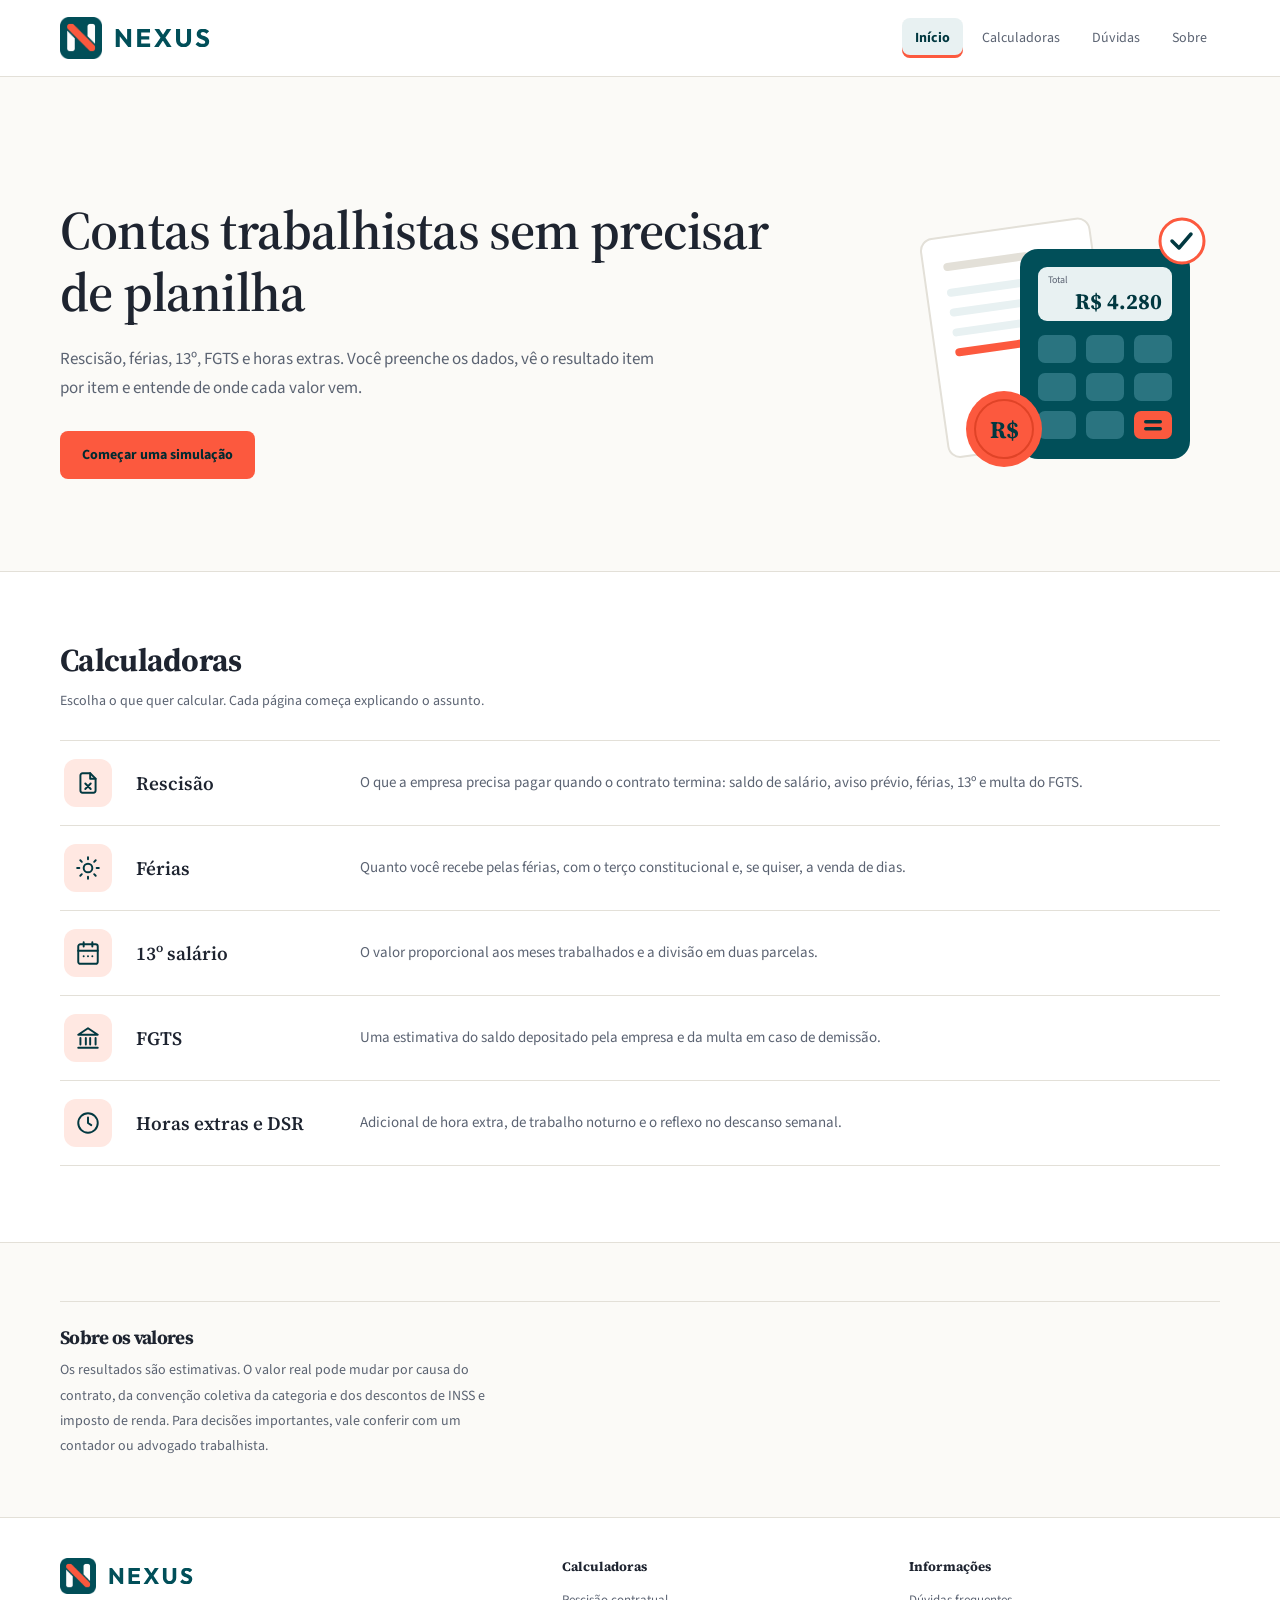
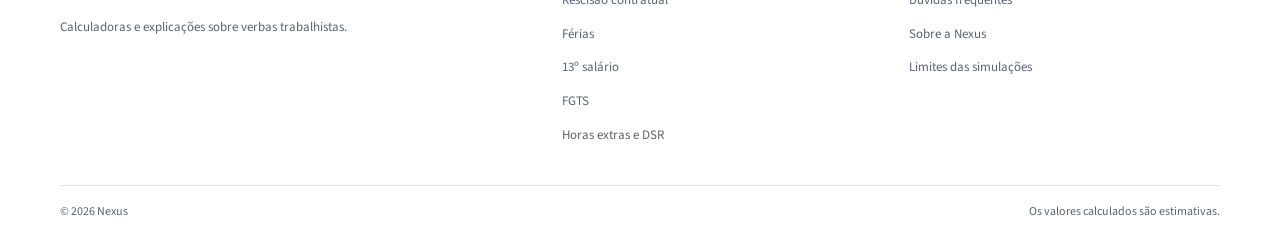
<file: index.html>
<!DOCTYPE html>
<html lang="pt-BR">
<head>
    <meta charset="UTF-8">
    <meta name="viewport" content="width=device-width, initial-scale=1.0">
    <meta name="description" content="Calculadoras de rescisão, férias, 13º salário, FGTS e horas extras, com explicação de cada verba.">
    <meta name="theme-color" content="#014F59">
    <title>Nexus</title>
    <link rel="stylesheet" href="assets/css/main.css">
    <link rel="icon" href="assets/img/icone.png" type="image/png" sizes="192x192">
    <link rel="apple-touch-icon" href="assets/img/apple-touch-icon.png">
</head>

<body>
    <header class="site-header">
        <div class="header-inner">
            <a class="logo" href="index.html" aria-label="Nexus, página inicial"><img class="logo-icone" src="assets/img/icone.png" alt="" width="42" height="42"><img class="logo-nome" src="assets/img/nexus-nome.svg" alt="Nexus" width="96" height="18"></a>
            <nav>
                <ul class="nav-list">
                    <li><a href="index.html" aria-current="page">Início</a></li>
                    <li><a href="index.html#calculadoras">Calculadoras</a></li>
                    <li><a href="pages/duvidas.html">Dúvidas</a></li>
                    <li><a href="pages/sobre.html">Sobre</a></li>
                </ul>
            </nav>
        </div>
    </header>

    <main>
        <section class="hero">
            <div class="hero-content">
            <h1>Contas trabalhistas sem precisar de planilha</h1>
            <p class="hero-text">Rescisão, férias, 13º, FGTS e horas extras. Você preenche os dados, vê o resultado item por item e entende de onde cada valor vem.</p>
            <a class="hero-button" href="pages/recisao.html">Começar uma simulação</a>
            </div>
        <svg class="hero-art" viewBox="0 0 320 300" aria-hidden="true" focusable="false">
            <g transform="rotate(-8 110 150)">
                <rect x="34" y="40" width="170" height="220" rx="12" fill="#fff" stroke="#E3E0D8" stroke-width="2"/>
                <rect x="54" y="66" width="86" height="8" rx="4" fill="#E3E0D8"/>
                <rect x="54" y="92" width="130" height="8" rx="4" fill="#E8F1F2"/>
                <rect x="54" y="112" width="110" height="8" rx="4" fill="#E8F1F2"/>
                <rect x="54" y="132" width="122" height="8" rx="4" fill="#E8F1F2"/>
                <rect x="54" y="152" width="70" height="8" rx="4" fill="#FC593E"/>
            </g>
            <rect x="120" y="60" width="170" height="210" rx="18" fill="#014F59"/>
            <rect x="138" y="78" width="134" height="54" rx="9" fill="#E8F1F2"/>
            <text x="148" y="94" font-size="10" fill="#5B6372" font-family="'Source Sans 3', system-ui, sans-serif">Total</text>
            <text x="262" y="120" text-anchor="end" font-size="22" font-weight="700" fill="#013840" font-family="'Source Serif 4', Georgia, serif">R$ 4.280</text>
            <g fill="#2A7480">
                <rect x="138" y="146" width="38" height="28" rx="7"/>
                <rect x="186" y="146" width="38" height="28" rx="7"/>
                <rect x="234" y="146" width="38" height="28" rx="7"/>
                <rect x="138" y="184" width="38" height="28" rx="7"/>
                <rect x="186" y="184" width="38" height="28" rx="7"/>
                <rect x="234" y="184" width="38" height="28" rx="7"/>
                <rect x="138" y="222" width="38" height="28" rx="7"/>
                <rect x="186" y="222" width="38" height="28" rx="7"/>
            </g>
            <rect x="234" y="222" width="38" height="28" rx="7" fill="#FC593E"/>
            <rect x="244" y="231" width="18" height="3.5" rx="1.75" fill="#013840"/>
            <rect x="244" y="238" width="18" height="3.5" rx="1.75" fill="#013840"/>
            <circle cx="104" cy="240" r="38" fill="#FC593E"/>
            <circle cx="104" cy="240" r="29" fill="none" stroke="#E04327" stroke-width="2"/>
            <text x="104" y="249" text-anchor="middle" font-size="24" font-weight="700" fill="#013840" font-family="'Source Serif 4', Georgia, serif">R$</text>
            <circle cx="282" cy="52" r="22" fill="#fff" stroke="#FC593E" stroke-width="3"/>
            <path d="M272 52l7 7 12-14" fill="none" stroke="#013840" stroke-width="3.5" stroke-linecap="round" stroke-linejoin="round"/>
        </svg>
        </section>

        <section class="services-section" id="calculadoras">
            <div class="section-heading">
                <h2>Calculadoras</h2>
                <p>Escolha o que quer calcular. Cada página começa explicando o assunto.</p>
            </div>
            <ul class="ferramentas">
                <li>
                    <a href="pages/recisao.html">
                        <span class="icone" aria-hidden="true"><svg viewBox="0 0 24 24" focusable="false"><path d="M14 3H7a2 2 0 0 0-2 2v14a2 2 0 0 0 2 2h10a2 2 0 0 0 2-2V8z"/><path d="M14 3v5h5"/><path d="M9.5 12.5l5 5M14.5 12.5l-5 5"/></svg></span>
                        <h3>Rescisão</h3>
                        <p>O que a empresa precisa pagar quando o contrato termina: saldo de salário, aviso prévio, férias, 13º e multa do FGTS.</p>
                    </a>
                </li>
                <li>
                    <a href="pages/ferias.html">
                        <span class="icone" aria-hidden="true"><svg viewBox="0 0 24 24" focusable="false"><circle cx="12" cy="12" r="4"/><path d="M12 2v2M12 20v2M4.9 4.9l1.4 1.4M17.7 17.7l1.4 1.4M2 12h2M20 12h2M4.9 19.1l1.4-1.4M17.7 6.3l1.4-1.4"/></svg></span>
                        <h3>Férias</h3>
                        <p>Quanto você recebe pelas férias, com o terço constitucional e, se quiser, a venda de dias.</p>
                    </a>
                </li>
                <li>
                    <a href="pages/decimo-terceiro.html">
                        <span class="icone" aria-hidden="true"><svg viewBox="0 0 24 24" focusable="false"><rect x="3" y="4" width="18" height="18" rx="2"/><path d="M16 2v4M8 2v4M3 10h18"/><path d="M8 15h.01M12 15h.01M16 15h.01"/></svg></span>
                        <h3>13º salário</h3>
                        <p>O valor proporcional aos meses trabalhados e a divisão em duas parcelas.</p>
                    </a>
                </li>
                <li>
                    <a href="pages/fgts.html">
                        <span class="icone" aria-hidden="true"><svg viewBox="0 0 24 24" focusable="false"><path d="M3 9l9-6 9 6z"/><path d="M5 12v6M10 12v6M14 12v6M19 12v6M3 21h18"/></svg></span>
                        <h3>FGTS</h3>
                        <p>Uma estimativa do saldo depositado pela empresa e da multa em caso de demissão.</p>
                    </a>
                </li>
                <li>
                    <a href="pages/horas-extras.html">
                        <span class="icone" aria-hidden="true"><svg viewBox="0 0 24 24" focusable="false"><circle cx="12" cy="12" r="9"/><path d="M12 7v5l3 2"/></svg></span>
                        <h3>Horas extras e DSR</h3>
                        <p>Adicional de hora extra, de trabalho noturno e o reflexo no descanso semanal.</p>
                    </a>
                </li>
            </ul>
        </section>

        <section class="notice">
            <h2>Sobre os valores</h2>
            <p>Os resultados são estimativas. O valor real pode mudar por causa do contrato, da convenção coletiva da categoria e dos descontos de INSS e imposto de renda. Para decisões importantes, vale conferir com um contador ou advogado trabalhista.</p>
        </section>
    </main>

    <footer class="site-footer">
        <div class="footer-inner">
            <div class="footer-brand">
                <a class="footer-logo" href="index.html" aria-label="Nexus, página inicial"><img class="logo-icone" src="assets/img/icone.png" alt="" width="36" height="36"><img class="logo-nome" src="assets/img/nexus-nome.svg" alt="Nexus" width="85" height="16"></a>
                <p>Calculadoras e explicações sobre verbas trabalhistas.</p>
            </div>
            <div>
                <h2>Calculadoras</h2>
                <ul>
                    <li><a href="pages/recisao.html">Rescisão contratual</a></li>
                    <li><a href="pages/ferias.html">Férias</a></li>
                    <li><a href="pages/decimo-terceiro.html">13º salário</a></li>
                    <li><a href="pages/fgts.html">FGTS</a></li>
                    <li><a href="pages/horas-extras.html">Horas extras e DSR</a></li>
                </ul>
            </div>
            <div>
                <h2>Informações</h2>
                <ul>
                    <li><a href="pages/duvidas.html">Dúvidas frequentes</a></li>
                    <li><a href="pages/sobre.html">Sobre a Nexus</a></li>
                    <li><a href="pages/sobre.html#seguranca">Limites das simulações</a></li>
                </ul>
            </div>
        </div>
        <div class="footer-bottom">
            <span>© 2026 Nexus</span>
            <span>Os valores calculados são estimativas.</span>
        </div>
    </footer>

    <script src="assets/js/utils.js"></script>
</body>
</html>
</file>
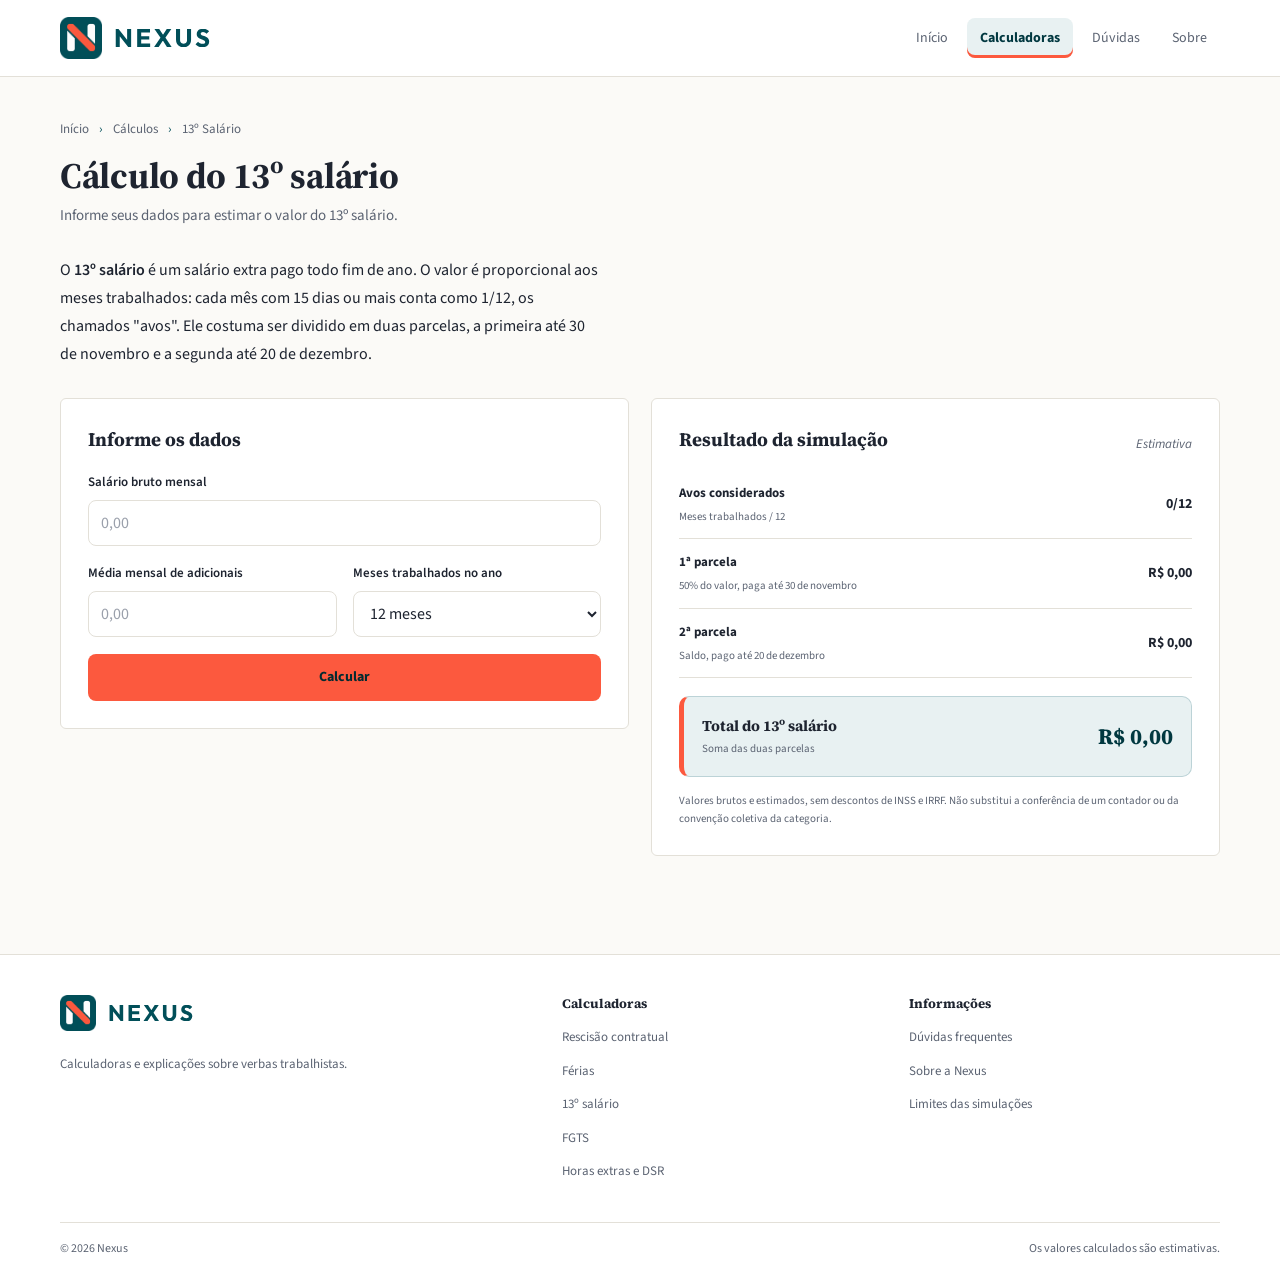
<file: pages/decimo-terceiro.html>
<!DOCTYPE html>
<html lang="pt-BR">
<head>
    <meta charset="UTF-8">
    <meta name="viewport" content="width=device-width, initial-scale=1.0">
    <meta name="description" content="Estime o 13º salário proporcional e o valor de cada parcela.">
    <meta name="theme-color" content="#014F59">
    <title>Calculadora de 13º salário | Nexus</title>
    <link rel="stylesheet" href="../assets/css/main.css">
    <link rel="icon" href="../assets/img/icone.png" type="image/png" sizes="192x192">
    <link rel="apple-touch-icon" href="../assets/img/apple-touch-icon.png">
</head>

<body>
    <header class="site-header">
        <div class="header-inner">
            <a class="logo" href="../index.html" aria-label="Nexus, página inicial"><img class="logo-icone" src="../assets/img/icone.png" alt="" width="42" height="42"><img class="logo-nome" src="../assets/img/nexus-nome.svg" alt="Nexus" width="96" height="18"></a>
            <nav>
                <ul class="nav-list">
                    <li><a href="../index.html">Início</a></li>
                    <li><a href="../index.html#calculadoras" aria-current="page">Calculadoras</a></li>
                    <li><a href="duvidas.html">Dúvidas</a></li>
                    <li><a href="sobre.html">Sobre</a></li>
                </ul>
            </nav>
        </div>
    </header>

    <main class="page-main">
        <section class="titulo">
            <div class="breadcrumb">Início <span>›</span> Cálculos <span>›</span> 13º Salário</div>
            <div class="titulo-conteudo">
                <h1>Cálculo do 13º salário</h1>
                <p>Informe seus dados para estimar o valor do 13º salário.</p>
            </div>
        </section>

        <section class="intro">
            <p>O <strong>13º salário</strong> é um salário extra pago todo fim de ano. O valor é proporcional aos meses trabalhados: cada mês com 15 dias ou mais conta como 1/12, os chamados "avos". Ele costuma ser dividido em duas parcelas, a primeira até 30 de novembro e a segunda até 20 de dezembro.</p>
        </section>

        <div class="calculadora">
            <div class="container-forms">
                <h2>Informe os dados</h2>
                <div class="campo">
                    <label for="salario">Salário bruto mensal</label>
                    <input type="number" id="salario" placeholder="0,00" min="0" step="0.01">
                </div>
                <div class="campo">
                    <label for="variaveis">Média mensal de adicionais</label>
                    <input type="number" id="variaveis" placeholder="0,00" min="0" step="0.01">
                </div>
                <div class="campo">
                    <label for="meses">Meses trabalhados no ano</label>
                    <select id="meses">
                        <option value="12">12 meses</option>
                        <option value="11">11 meses</option>
                        <option value="10">10 meses</option>
                        <option value="9">9 meses</option>
                        <option value="8">8 meses</option>
                        <option value="7">7 meses</option>
                        <option value="6">6 meses</option>
                        <option value="5">5 meses</option>
                        <option value="4">4 meses</option>
                        <option value="3">3 meses</option>
                        <option value="2">2 meses</option>
                        <option value="1">1 mês</option>
                    </select>
                </div>
                <p class="erro" id="erro" role="alert"></p>
                <button class="btn-calcular" id="calcular" type="button">Calcular</button>
            </div>

            <div class="card resultado">
                <div class="resultado-topo">
                    <h2>Resultado da simulação</h2>
                    <span class="badge">Estimativa</span>
                </div>
                <div class="resultado-item">
                    <div>
                        <strong>Avos considerados</strong>
                        <small>Meses trabalhados / 12</small>
                    </div>
                    <strong id="r-avos">0/12</strong>
                </div>
                <div class="resultado-item">
                    <div>
                        <strong>1ª parcela</strong>
                        <small>50% do valor, paga até 30 de novembro</small>
                    </div>
                    <strong id="r-p1">R$ 0,00</strong>
                </div>
                <div class="resultado-item">
                    <div>
                        <strong>2ª parcela</strong>
                        <small>Saldo, pago até 20 de dezembro</small>
                    </div>
                    <strong id="r-p2">R$ 0,00</strong>
                </div>
                <div class="total">
                    <div>
                        <strong>Total do 13º salário</strong>
                        <small>Soma das duas parcelas</small>
                    </div>
                    <strong id="r-total">R$ 0,00</strong>
                </div>
                <small class="nota">Valores brutos e estimados, sem descontos de INSS e IRRF. Não substitui a conferência de um contador ou da convenção coletiva da categoria.</small>
            </div>
        </div>
    </main>

    <footer class="site-footer">
        <div class="footer-inner">
            <div class="footer-brand">
                <a class="footer-logo" href="../index.html" aria-label="Nexus, página inicial"><img class="logo-icone" src="../assets/img/icone.png" alt="" width="36" height="36"><img class="logo-nome" src="../assets/img/nexus-nome.svg" alt="Nexus" width="85" height="16"></a>
                <p>Calculadoras e explicações sobre verbas trabalhistas.</p>
            </div>
            <div>
                <h2>Calculadoras</h2>
                <ul>
                    <li><a href="recisao.html">Rescisão contratual</a></li>
                    <li><a href="ferias.html">Férias</a></li>
                    <li><a href="decimo-terceiro.html">13º salário</a></li>
                    <li><a href="fgts.html">FGTS</a></li>
                    <li><a href="horas-extras.html">Horas extras e DSR</a></li>
                </ul>
            </div>
            <div>
                <h2>Informações</h2>
                <ul>
                    <li><a href="duvidas.html">Dúvidas frequentes</a></li>
                    <li><a href="sobre.html">Sobre a Nexus</a></li>
                    <li><a href="sobre.html#seguranca">Limites das simulações</a></li>
                </ul>
            </div>
        </div>
        <div class="footer-bottom">
            <span>© 2026 Nexus</span>
            <span>Os valores calculados são estimativas.</span>
        </div>
    </footer>

    <script src="../assets/js/utils.js"></script>
    <script src="../assets/js/decimo-terceiro.js"></script>
</body>
</html>
</file>
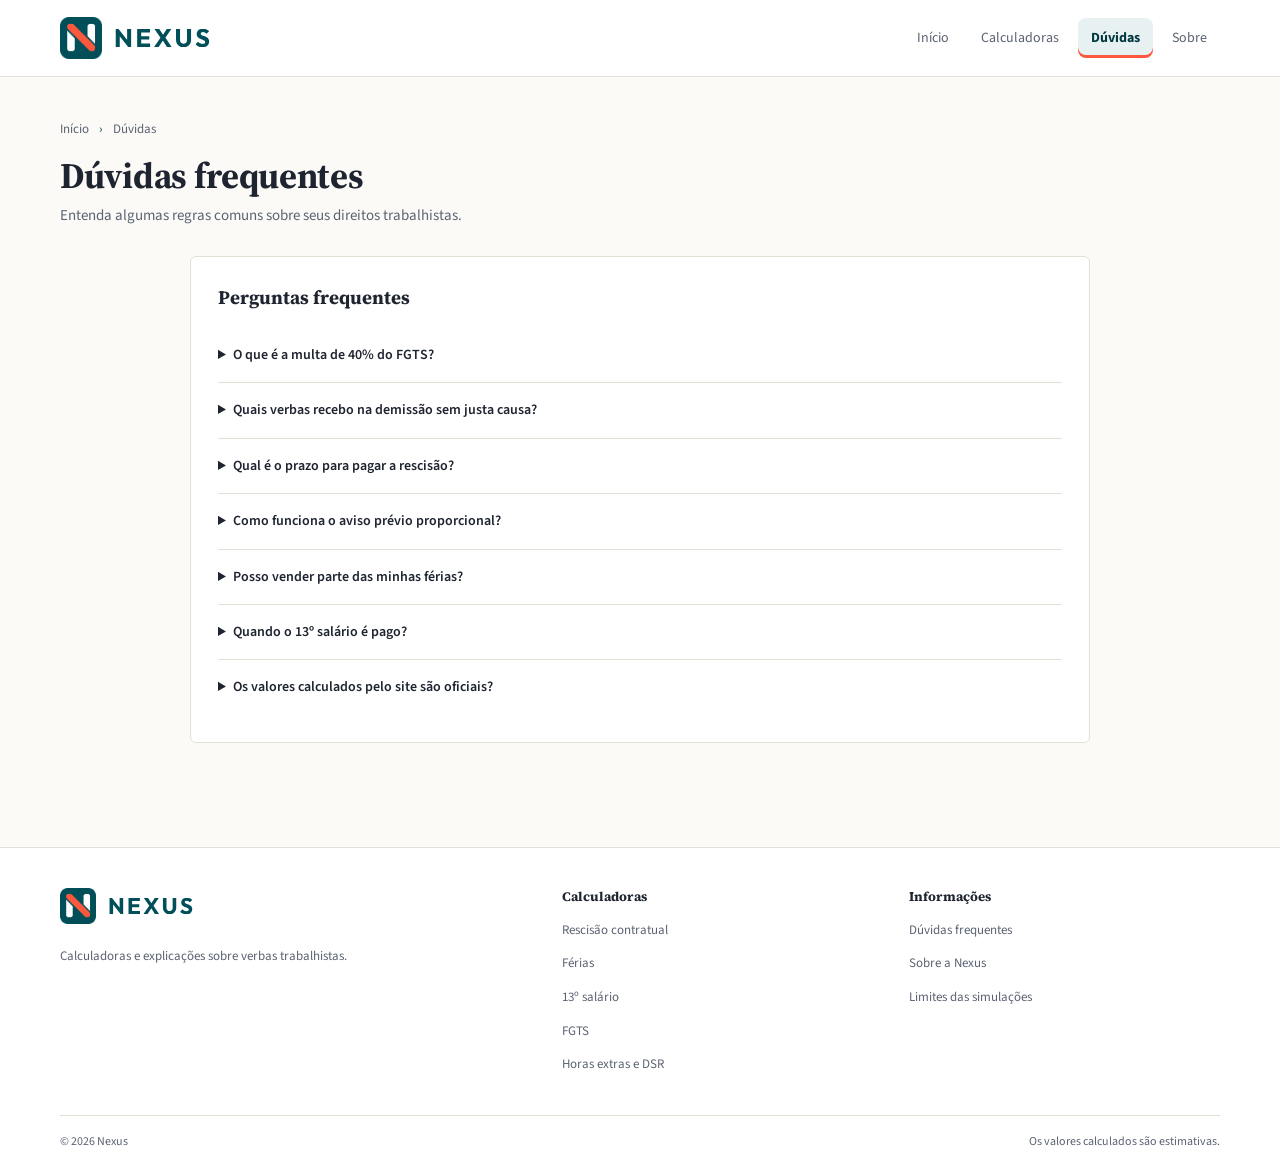
<file: pages/duvidas.html>
<!DOCTYPE html>
<html lang="pt-BR">
<head>
    <meta charset="UTF-8">
    <meta name="viewport" content="width=device-width, initial-scale=1.0">
    <meta name="description" content="Respostas curtas para dúvidas comuns sobre rescisão, férias, 13º e FGTS.">
    <meta name="theme-color" content="#014F59">
    <title>Dúvidas trabalhistas | Nexus</title>
    <link rel="stylesheet" href="../assets/css/main.css">
    <link rel="icon" href="../assets/img/icone.png" type="image/png" sizes="192x192">
    <link rel="apple-touch-icon" href="../assets/img/apple-touch-icon.png">
</head>

<body>
    <header class="site-header">
        <div class="header-inner">
            <a class="logo" href="../index.html" aria-label="Nexus, página inicial"><img class="logo-icone" src="../assets/img/icone.png" alt="" width="42" height="42"><img class="logo-nome" src="../assets/img/nexus-nome.svg" alt="Nexus" width="96" height="18"></a>
            <nav>
                <ul class="nav-list">
                    <li><a href="../index.html">Início</a></li>
                    <li><a href="../index.html#calculadoras">Calculadoras</a></li>
                    <li><a href="duvidas.html" aria-current="page">Dúvidas</a></li>
                    <li><a href="sobre.html">Sobre</a></li>
                </ul>
            </nav>
        </div>
    </header>

    <main class="page-main">
        <section class="titulo">
            <div class="breadcrumb">Início <span>›</span> Dúvidas</div>
            <div class="titulo-conteudo">
                <h1>Dúvidas frequentes</h1>
                <p>Entenda algumas regras comuns sobre seus direitos trabalhistas.</p>
            </div>
        </section>

        <div class="pagina">
            <div class="card resultado">
                <div class="resultado-topo">
                    <h2>Perguntas frequentes</h2>
                </div>
                <details>
                    <summary>O que é a multa de 40% do FGTS?</summary>
                    <p>Na demissão sem justa causa, o empregador deposita 40% do saldo do FGTS acumulado no contrato. No acordo entre as partes (CLT, art. 484-A), a multa é de 20%.</p>
                </details>
                <details>
                    <summary>Quais verbas recebo na demissão sem justa causa?</summary>
                    <p>Saldo de salário, aviso prévio (trabalhado ou indenizado), férias vencidas e proporcionais com 1/3, 13º proporcional, saque do FGTS com multa de 40% e, se cumprir os requisitos, seguro-desemprego.</p>
                </details>
                <details>
                    <summary>Qual é o prazo para pagar a rescisão?</summary>
                    <p>O empregador tem até 10 dias corridos após o término do contrato para pagar as verbas rescisórias (CLT, art. 477).</p>
                </details>
                <details>
                    <summary>Como funciona o aviso prévio proporcional?</summary>
                    <p>São 30 dias, mais 3 dias por ano completo de serviço, até o máximo de 90 dias (Lei 12.506/2011).</p>
                </details>
                <details>
                    <summary>Posso vender parte das minhas férias?</summary>
                    <p>Sim. O abono pecuniário permite vender até 1/3 das férias e deve ser solicitado até 15 dias antes do fim do período aquisitivo.</p>
                </details>
                <details>
                    <summary>Quando o 13º salário é pago?</summary>
                    <p>A 1ª parcela, de 50%, até 30 de novembro. A 2ª parcela, com os descontos de INSS e IRRF, até 20 de dezembro.</p>
                </details>
                <details>
                    <summary>Os valores calculados pelo site são oficiais?</summary>
                    <p>Não. As ferramentas apresentam estimativas e não substituem uma análise do contrato, da convenção coletiva ou dos documentos. Em caso de dúvida, procure um profissional da área.</p>
                </details>
            </div>
        </div>
    </main>

    <footer class="site-footer">
        <div class="footer-inner">
            <div class="footer-brand">
                <a class="footer-logo" href="../index.html" aria-label="Nexus, página inicial"><img class="logo-icone" src="../assets/img/icone.png" alt="" width="36" height="36"><img class="logo-nome" src="../assets/img/nexus-nome.svg" alt="Nexus" width="85" height="16"></a>
                <p>Calculadoras e explicações sobre verbas trabalhistas.</p>
            </div>
            <div>
                <h2>Calculadoras</h2>
                <ul>
                    <li><a href="recisao.html">Rescisão contratual</a></li>
                    <li><a href="ferias.html">Férias</a></li>
                    <li><a href="decimo-terceiro.html">13º salário</a></li>
                    <li><a href="fgts.html">FGTS</a></li>
                    <li><a href="horas-extras.html">Horas extras e DSR</a></li>
                </ul>
            </div>
            <div>
                <h2>Informações</h2>
                <ul>
                    <li><a href="duvidas.html">Dúvidas frequentes</a></li>
                    <li><a href="sobre.html">Sobre a Nexus</a></li>
                    <li><a href="sobre.html#seguranca">Limites das simulações</a></li>
                </ul>
            </div>
        </div>
        <div class="footer-bottom">
            <span>© 2026 Nexus</span>
            <span>Os valores calculados são estimativas.</span>
        </div>
    </footer>

    <script src="../assets/js/utils.js"></script>
</body>
</html>
</file>
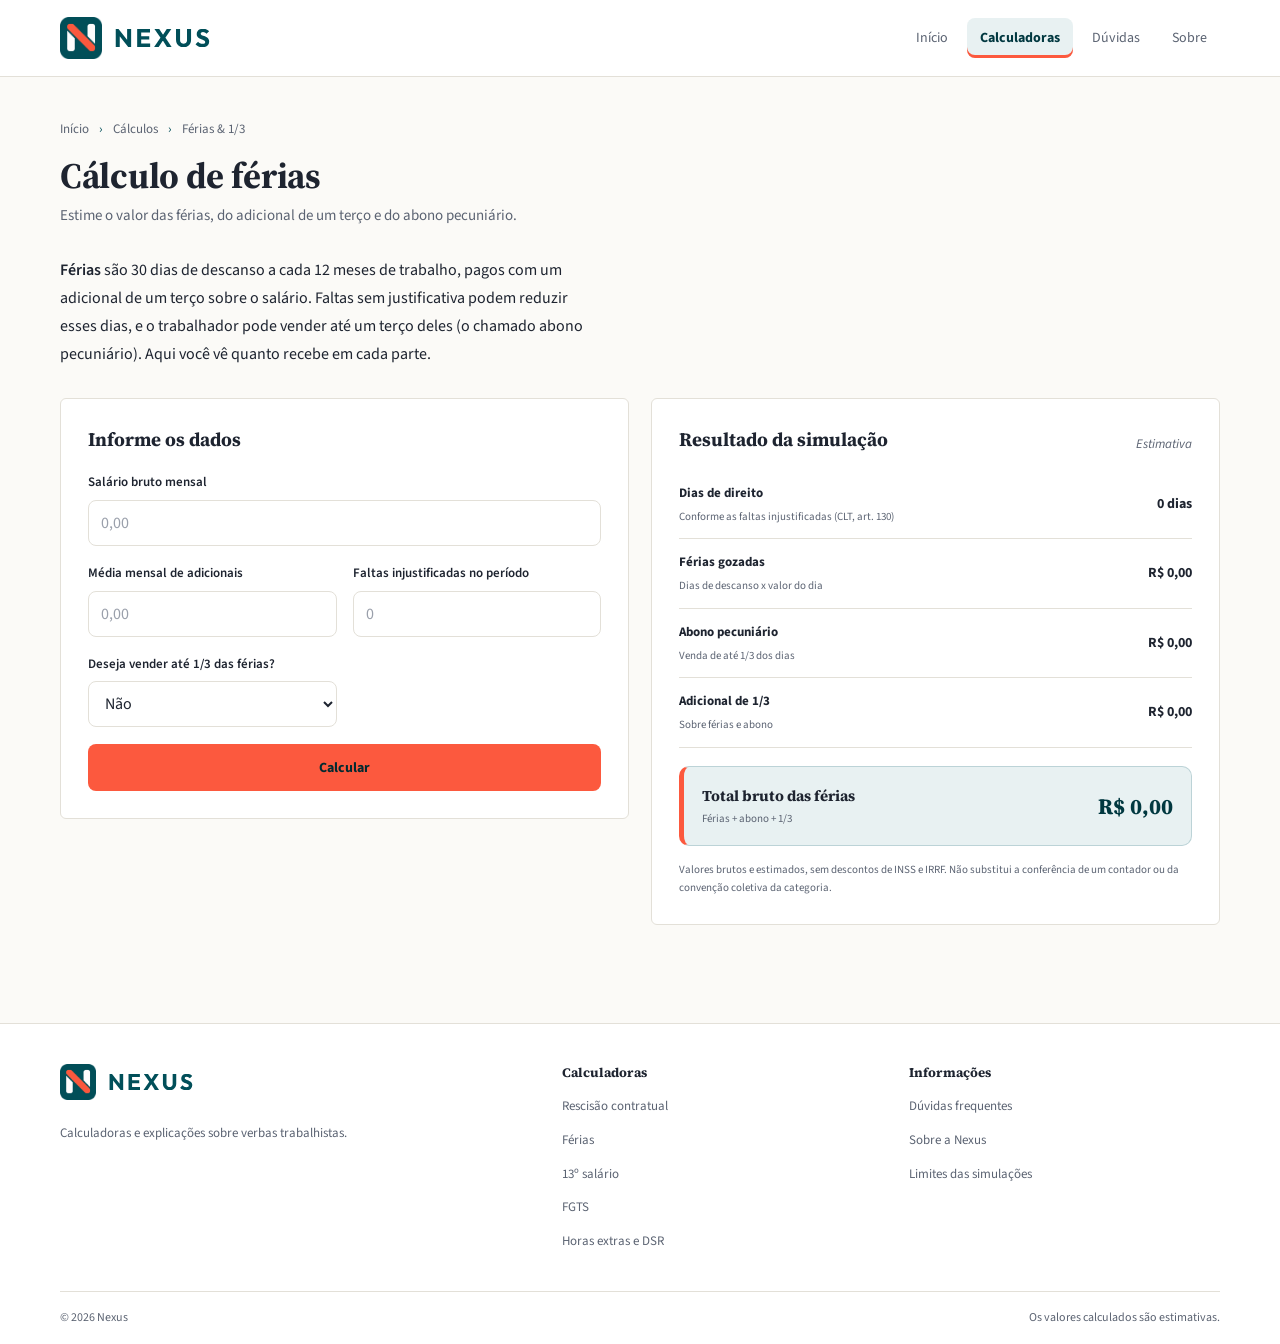
<file: pages/ferias.html>
<!DOCTYPE html>
<html lang="pt-BR">
<head>
    <meta charset="UTF-8">
    <meta name="viewport" content="width=device-width, initial-scale=1.0">
    <meta name="description" content="Calcule o valor das férias com o adicional de um terço e o abono pecuniário.">
    <meta name="theme-color" content="#014F59">
    <title>Calculadora de férias | Nexus</title>
    <link rel="stylesheet" href="../assets/css/main.css">
    <link rel="icon" href="../assets/img/icone.png" type="image/png" sizes="192x192">
    <link rel="apple-touch-icon" href="../assets/img/apple-touch-icon.png">
</head>

<body>
    <header class="site-header">
        <div class="header-inner">
            <a class="logo" href="../index.html" aria-label="Nexus, página inicial"><img class="logo-icone" src="../assets/img/icone.png" alt="" width="42" height="42"><img class="logo-nome" src="../assets/img/nexus-nome.svg" alt="Nexus" width="96" height="18"></a>
            <nav>
                <ul class="nav-list">
                    <li><a href="../index.html">Início</a></li>
                    <li><a href="../index.html#calculadoras" aria-current="page">Calculadoras</a></li>
                    <li><a href="duvidas.html">Dúvidas</a></li>
                    <li><a href="sobre.html">Sobre</a></li>
                </ul>
            </nav>
        </div>
    </header>

    <main class="page-main">
        <section class="titulo">
            <div class="breadcrumb">Início <span>›</span> Cálculos <span>›</span> Férias &amp; 1/3</div>
            <div class="titulo-conteudo">
                <h1>Cálculo de férias</h1>
                <p>Estime o valor das férias, do adicional de um terço e do abono pecuniário.</p>
            </div>
        </section>

        <section class="intro">
            <p><strong>Férias</strong> são 30 dias de descanso a cada 12 meses de trabalho, pagos com um adicional de um terço sobre o salário. Faltas sem justificativa podem reduzir esses dias, e o trabalhador pode vender até um terço deles (o chamado abono pecuniário). Aqui você vê quanto recebe em cada parte.</p>
        </section>

        <div class="calculadora">
            <div class="container-forms">
                <h2>Informe os dados</h2>
                <div class="campo">
                    <label for="salario">Salário bruto mensal</label>
                    <input type="number" id="salario" placeholder="0,00" min="0" step="0.01">
                </div>
                <div class="campo">
                    <label for="variaveis">Média mensal de adicionais</label>
                    <input type="number" id="variaveis" placeholder="0,00" min="0" step="0.01">
                </div>
                <div class="campo">
                    <label for="faltas">Faltas injustificadas no período</label>
                    <input type="number" id="faltas" placeholder="0" min="0" step="0.5">
                </div>
                <div class="campo">
                    <label for="abono">Deseja vender até 1/3 das férias?</label>
                    <select id="abono">
                        <option value="nao">Não</option>
                        <option value="sim">Sim</option>
                    </select>
                </div>
                <p class="erro" id="erro" role="alert"></p>
                <button class="btn-calcular" id="calcular" type="button">Calcular</button>
            </div>

            <div class="card resultado">
                <div class="resultado-topo">
                    <h2>Resultado da simulação</h2>
                    <span class="badge">Estimativa</span>
                </div>
                <div class="resultado-item">
                    <div>
                        <strong>Dias de direito</strong>
                        <small>Conforme as faltas injustificadas (CLT, art. 130)</small>
                    </div>
                    <strong id="r-dias">0 dias</strong>
                </div>
                <div class="resultado-item">
                    <div>
                        <strong>Férias gozadas</strong>
                        <small>Dias de descanso x valor do dia</small>
                    </div>
                    <strong id="r-ferias">R$ 0,00</strong>
                </div>
                <div class="resultado-item">
                    <div>
                        <strong>Abono pecuniário</strong>
                        <small>Venda de até 1/3 dos dias</small>
                    </div>
                    <strong id="r-abono">R$ 0,00</strong>
                </div>
                <div class="resultado-item">
                    <div>
                        <strong>Adicional de 1/3</strong>
                        <small>Sobre férias e abono</small>
                    </div>
                    <strong id="r-terco">R$ 0,00</strong>
                </div>
                <div class="total">
                    <div>
                        <strong>Total bruto das férias</strong>
                        <small>Férias + abono + 1/3</small>
                    </div>
                    <strong id="r-total">R$ 0,00</strong>
                </div>
                <small class="nota">Valores brutos e estimados, sem descontos de INSS e IRRF. Não substitui a conferência de um contador ou da convenção coletiva da categoria.</small>
            </div>
        </div>
    </main>

    <footer class="site-footer">
        <div class="footer-inner">
            <div class="footer-brand">
                <a class="footer-logo" href="../index.html" aria-label="Nexus, página inicial"><img class="logo-icone" src="../assets/img/icone.png" alt="" width="36" height="36"><img class="logo-nome" src="../assets/img/nexus-nome.svg" alt="Nexus" width="85" height="16"></a>
                <p>Calculadoras e explicações sobre verbas trabalhistas.</p>
            </div>
            <div>
                <h2>Calculadoras</h2>
                <ul>
                    <li><a href="recisao.html">Rescisão contratual</a></li>
                    <li><a href="ferias.html">Férias</a></li>
                    <li><a href="decimo-terceiro.html">13º salário</a></li>
                    <li><a href="fgts.html">FGTS</a></li>
                    <li><a href="horas-extras.html">Horas extras e DSR</a></li>
                </ul>
            </div>
            <div>
                <h2>Informações</h2>
                <ul>
                    <li><a href="duvidas.html">Dúvidas frequentes</a></li>
                    <li><a href="sobre.html">Sobre a Nexus</a></li>
                    <li><a href="sobre.html#seguranca">Limites das simulações</a></li>
                </ul>
            </div>
        </div>
        <div class="footer-bottom">
            <span>© 2026 Nexus</span>
            <span>Os valores calculados são estimativas.</span>
        </div>
    </footer>

    <script src="../assets/js/utils.js"></script>
    <script src="../assets/js/ferias.js"></script>
</body>
</html>
</file>
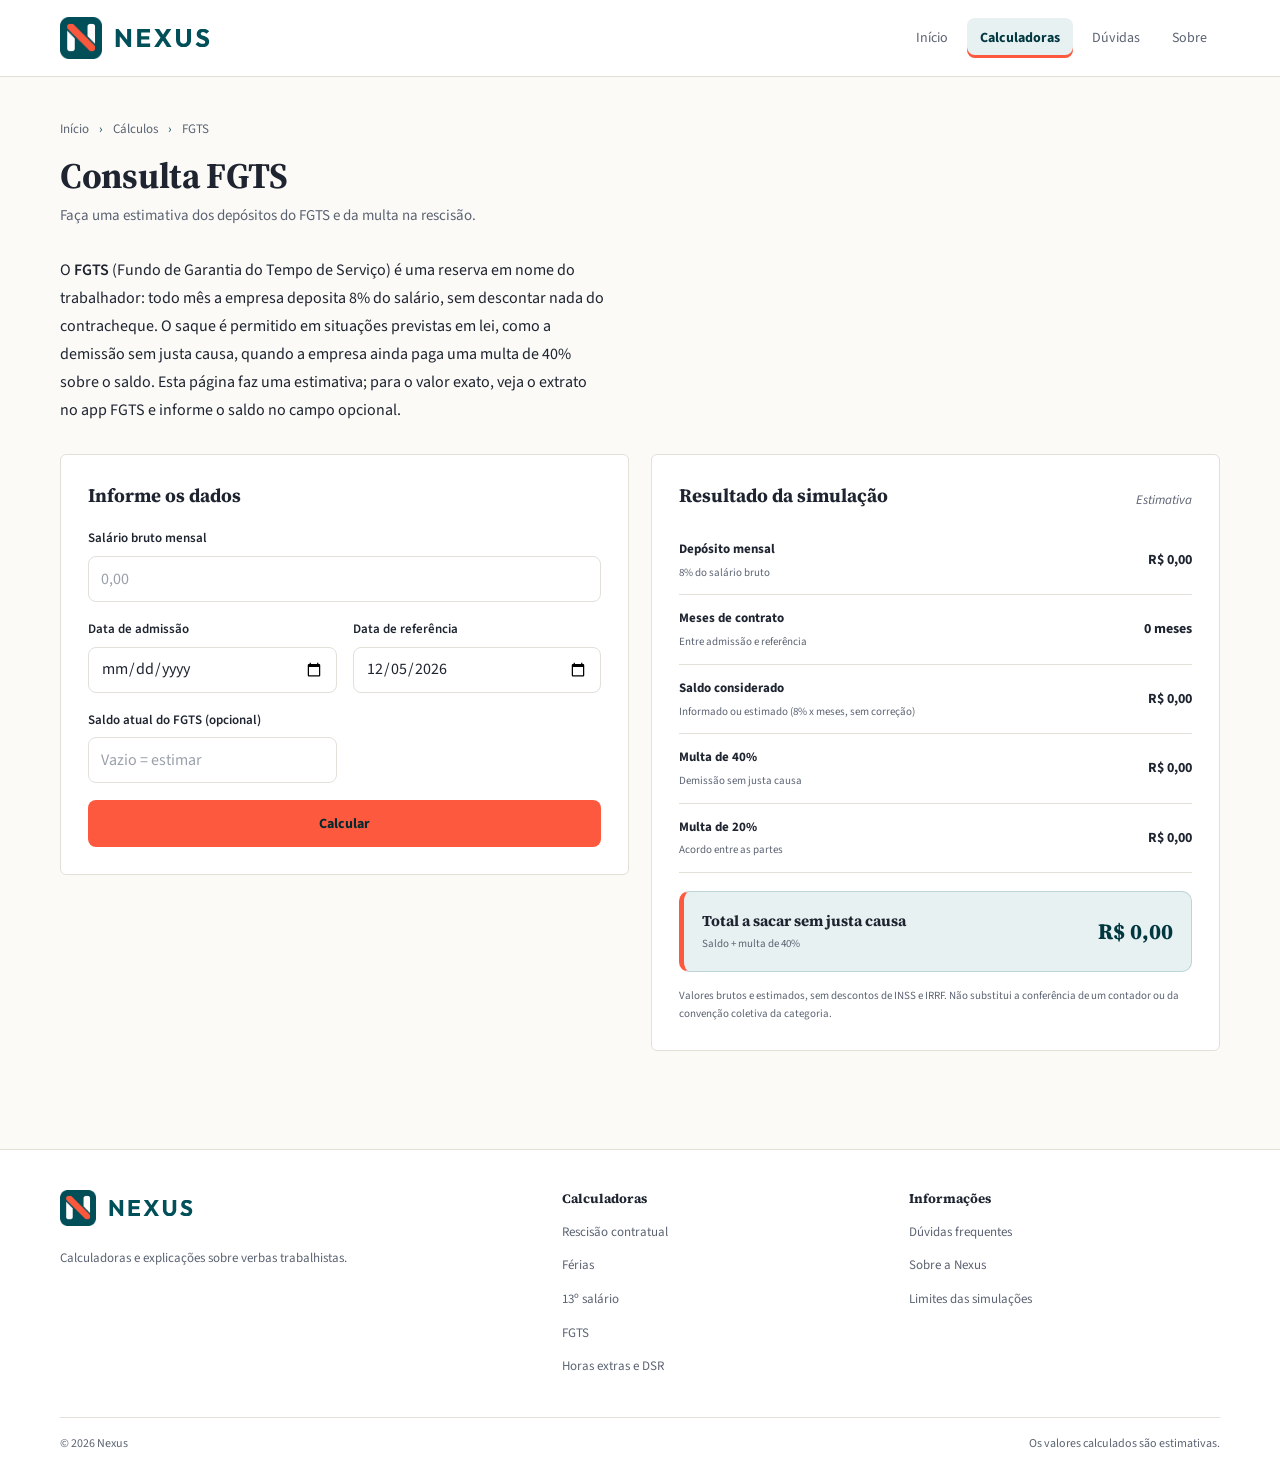
<file: pages/fgts.html>
<!DOCTYPE html>
<html lang="pt-BR">
<head>
    <meta charset="UTF-8">
    <meta name="viewport" content="width=device-width, initial-scale=1.0">
    <meta name="description" content="Estime o saldo do FGTS e as multas de 40% e 20% na rescisão.">
    <meta name="theme-color" content="#014F59">
    <title>Calculadora de FGTS | Nexus</title>
    <link rel="stylesheet" href="../assets/css/main.css">
    <link rel="icon" href="../assets/img/icone.png" type="image/png" sizes="192x192">
    <link rel="apple-touch-icon" href="../assets/img/apple-touch-icon.png">
</head>

<body>
    <header class="site-header">
        <div class="header-inner">
            <a class="logo" href="../index.html" aria-label="Nexus, página inicial"><img class="logo-icone" src="../assets/img/icone.png" alt="" width="42" height="42"><img class="logo-nome" src="../assets/img/nexus-nome.svg" alt="Nexus" width="96" height="18"></a>
            <nav>
                <ul class="nav-list">
                    <li><a href="../index.html">Início</a></li>
                    <li><a href="../index.html#calculadoras" aria-current="page">Calculadoras</a></li>
                    <li><a href="duvidas.html">Dúvidas</a></li>
                    <li><a href="sobre.html">Sobre</a></li>
                </ul>
            </nav>
        </div>
    </header>

    <main class="page-main">
        <section class="titulo">
            <div class="breadcrumb">Início <span>›</span> Cálculos <span>›</span> FGTS</div>
            <div class="titulo-conteudo">
                <h1>Consulta FGTS</h1>
                <p>Faça uma estimativa dos depósitos do FGTS e da multa na rescisão.</p>
            </div>
        </section>

        <section class="intro">
            <p>O <strong>FGTS</strong> (Fundo de Garantia do Tempo de Serviço) é uma reserva em nome do trabalhador: todo mês a empresa deposita 8% do salário, sem descontar nada do contracheque. O saque é permitido em situações previstas em lei, como a demissão sem justa causa, quando a empresa ainda paga uma multa de 40% sobre o saldo. Esta página faz uma estimativa; para o valor exato, veja o extrato no app FGTS e informe o saldo no campo opcional.</p>
        </section>

        <div class="calculadora">
            <div class="container-forms">
                <h2>Informe os dados</h2>
                <div class="campo">
                    <label for="salario">Salário bruto mensal</label>
                    <input type="number" id="salario" placeholder="0,00" min="0" step="0.01">
                </div>
                <div class="campo">
                    <label for="data-admissao">Data de admissão</label>
                    <input type="date" id="data-admissao">
                </div>
                <div class="campo">
                    <label for="data-ref">Data de referência</label>
                    <input type="date" id="data-ref">
                </div>
                <div class="campo">
                    <label for="saldo">Saldo atual do FGTS (opcional)</label>
                    <input type="number" id="saldo" placeholder="Vazio = estimar" min="0" step="any">
                </div>
                <p class="erro" id="erro" role="alert"></p>
                <button class="btn-calcular" id="calcular" type="button">Calcular</button>
            </div>

            <div class="card resultado">
                <div class="resultado-topo">
                    <h2>Resultado da simulação</h2>
                    <span class="badge">Estimativa</span>
                </div>
                <div class="resultado-item">
                    <div>
                        <strong>Depósito mensal</strong>
                        <small>8% do salário bruto</small>
                    </div>
                    <strong id="r-mensal">R$ 0,00</strong>
                </div>
                <div class="resultado-item">
                    <div>
                        <strong>Meses de contrato</strong>
                        <small>Entre admissão e referência</small>
                    </div>
                    <strong id="r-meses">0 meses</strong>
                </div>
                <div class="resultado-item">
                    <div>
                        <strong>Saldo considerado</strong>
                        <small>Informado ou estimado (8% x meses, sem correção)</small>
                    </div>
                    <strong id="r-saldo">R$ 0,00</strong>
                </div>
                <div class="resultado-item">
                    <div>
                        <strong>Multa de 40%</strong>
                        <small>Demissão sem justa causa</small>
                    </div>
                    <strong id="r-multa40">R$ 0,00</strong>
                </div>
                <div class="resultado-item">
                    <div>
                        <strong>Multa de 20%</strong>
                        <small>Acordo entre as partes</small>
                    </div>
                    <strong id="r-multa20">R$ 0,00</strong>
                </div>
                <div class="total">
                    <div>
                        <strong>Total a sacar sem justa causa</strong>
                        <small>Saldo + multa de 40%</small>
                    </div>
                    <strong id="r-total">R$ 0,00</strong>
                </div>
                <small class="nota">Valores brutos e estimados, sem descontos de INSS e IRRF. Não substitui a conferência de um contador ou da convenção coletiva da categoria.</small>
            </div>
        </div>
    </main>

    <footer class="site-footer">
        <div class="footer-inner">
            <div class="footer-brand">
                <a class="footer-logo" href="../index.html" aria-label="Nexus, página inicial"><img class="logo-icone" src="../assets/img/icone.png" alt="" width="36" height="36"><img class="logo-nome" src="../assets/img/nexus-nome.svg" alt="Nexus" width="85" height="16"></a>
                <p>Calculadoras e explicações sobre verbas trabalhistas.</p>
            </div>
            <div>
                <h2>Calculadoras</h2>
                <ul>
                    <li><a href="recisao.html">Rescisão contratual</a></li>
                    <li><a href="ferias.html">Férias</a></li>
                    <li><a href="decimo-terceiro.html">13º salário</a></li>
                    <li><a href="fgts.html">FGTS</a></li>
                    <li><a href="horas-extras.html">Horas extras e DSR</a></li>
                </ul>
            </div>
            <div>
                <h2>Informações</h2>
                <ul>
                    <li><a href="duvidas.html">Dúvidas frequentes</a></li>
                    <li><a href="sobre.html">Sobre a Nexus</a></li>
                    <li><a href="sobre.html#seguranca">Limites das simulações</a></li>
                </ul>
            </div>
        </div>
        <div class="footer-bottom">
            <span>© 2026 Nexus</span>
            <span>Os valores calculados são estimativas.</span>
        </div>
    </footer>

    <script src="../assets/js/utils.js"></script>
    <script src="../assets/js/fgts.js"></script>
</body>
</html>
</file>
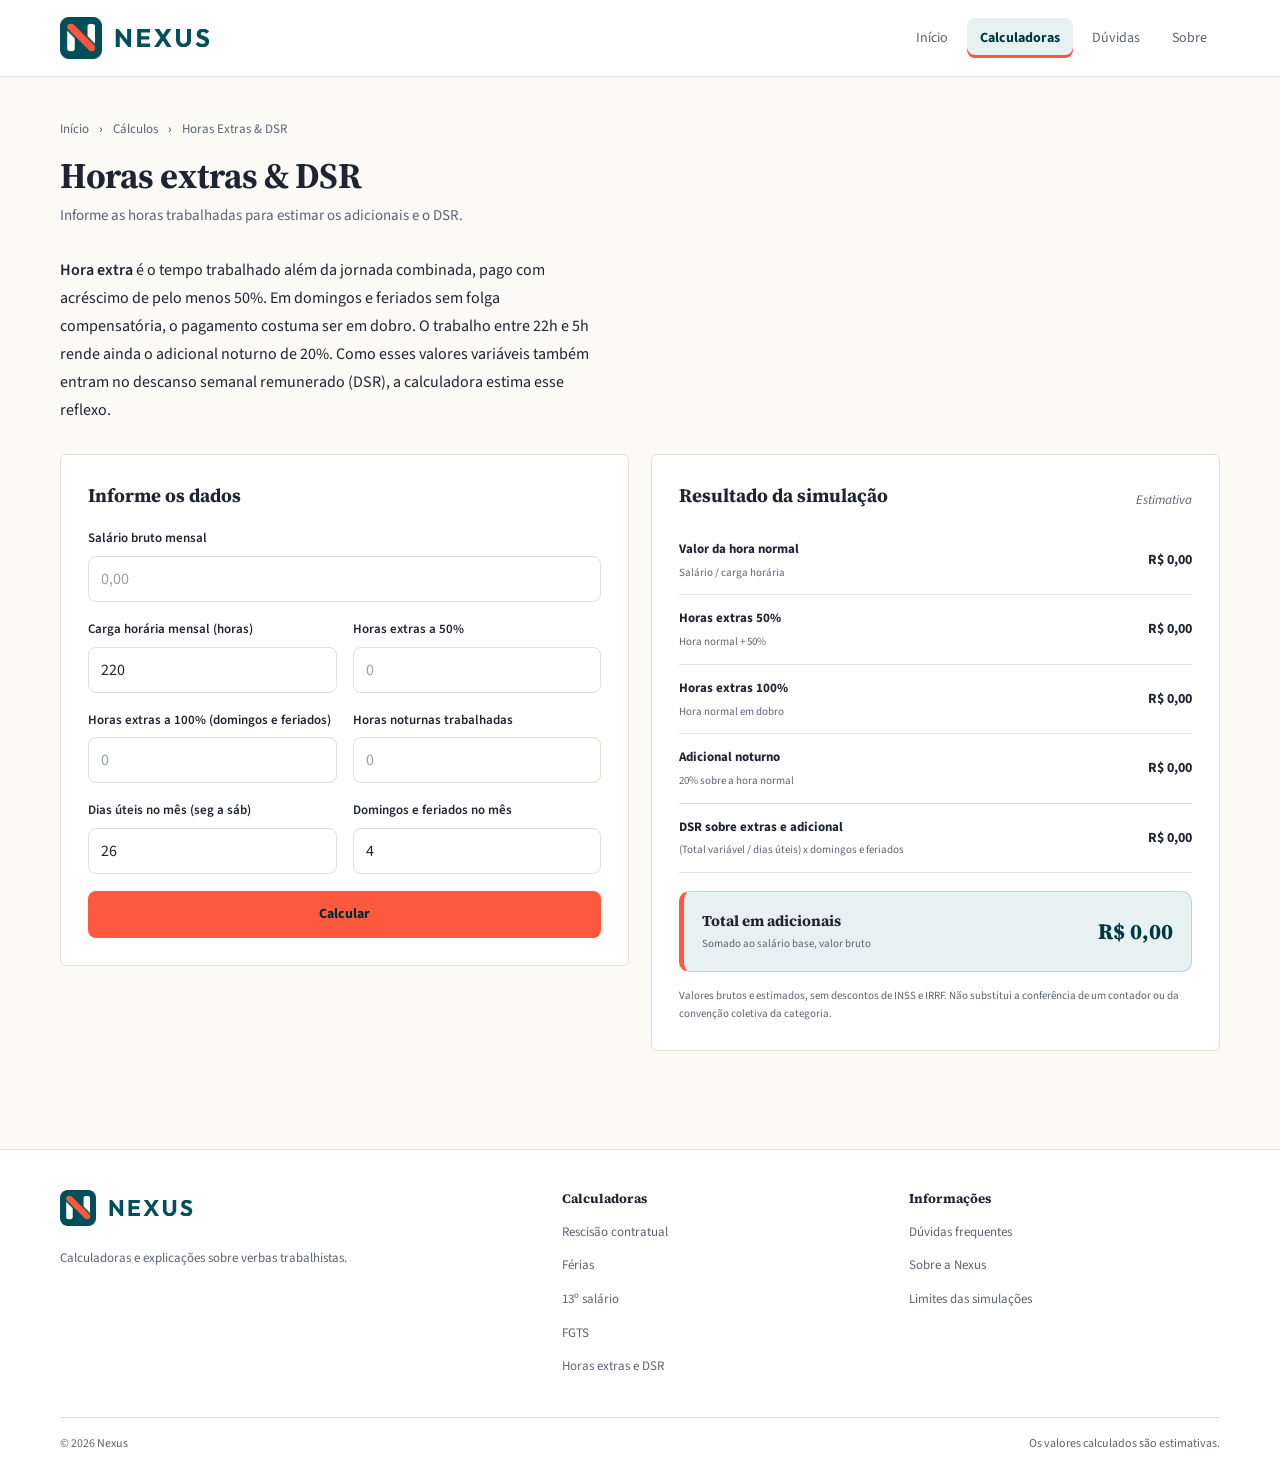
<file: pages/horas-extras.html>
<!DOCTYPE html>
<html lang="pt-BR">
<head>
    <meta charset="UTF-8">
    <meta name="viewport" content="width=device-width, initial-scale=1.0">
    <meta name="description" content="Calcule horas extras, adicional noturno e o reflexo no descanso semanal (DSR).">
    <meta name="theme-color" content="#014F59">
    <title>Horas extras e DSR | Nexus</title>
    <link rel="stylesheet" href="../assets/css/main.css">
    <link rel="icon" href="../assets/img/icone.png" type="image/png" sizes="192x192">
    <link rel="apple-touch-icon" href="../assets/img/apple-touch-icon.png">
</head>

<body>
    <header class="site-header">
        <div class="header-inner">
            <a class="logo" href="../index.html" aria-label="Nexus, página inicial"><img class="logo-icone" src="../assets/img/icone.png" alt="" width="42" height="42"><img class="logo-nome" src="../assets/img/nexus-nome.svg" alt="Nexus" width="96" height="18"></a>
            <nav>
                <ul class="nav-list">
                    <li><a href="../index.html">Início</a></li>
                    <li><a href="../index.html#calculadoras" aria-current="page">Calculadoras</a></li>
                    <li><a href="duvidas.html">Dúvidas</a></li>
                    <li><a href="sobre.html">Sobre</a></li>
                </ul>
            </nav>
        </div>
    </header>

    <main class="page-main">
        <section class="titulo">
            <div class="breadcrumb">Início <span>›</span> Cálculos <span>›</span> Horas Extras &amp; DSR</div>
            <div class="titulo-conteudo">
                <h1>Horas extras &amp; DSR</h1>
                <p>Informe as horas trabalhadas para estimar os adicionais e o DSR.</p>
            </div>
        </section>

        <section class="intro">
            <p><strong>Hora extra</strong> é o tempo trabalhado além da jornada combinada, pago com acréscimo de pelo menos 50%. Em domingos e feriados sem folga compensatória, o pagamento costuma ser em dobro. O trabalho entre 22h e 5h rende ainda o adicional noturno de 20%. Como esses valores variáveis também entram no descanso semanal remunerado (DSR), a calculadora estima esse reflexo.</p>
        </section>

        <div class="calculadora">
            <div class="container-forms">
                <h2>Informe os dados</h2>
                <div class="campo">
                    <label for="salario">Salário bruto mensal</label>
                    <input type="number" id="salario" placeholder="0,00" min="0" step="0.01">
                </div>
                <div class="campo">
                    <label for="carga">Carga horária mensal (horas)</label>
                    <input type="number" id="carga" value="220" placeholder="220" min="0" step="any">
                </div>
                <div class="campo">
                    <label for="he50">Horas extras a 50%</label>
                    <input type="number" id="he50" placeholder="0" min="0" step="0.5">
                </div>
                <div class="campo">
                    <label for="he100">Horas extras a 100% (domingos e feriados)</label>
                    <input type="number" id="he100" placeholder="0" min="0" step="0.5">
                </div>
                <div class="campo">
                    <label for="noturnas">Horas noturnas trabalhadas</label>
                    <input type="number" id="noturnas" placeholder="0" min="0" step="0.5">
                </div>
                <div class="campo">
                    <label for="uteis">Dias úteis no mês (seg a sáb)</label>
                    <input type="number" id="uteis" value="26" placeholder="26" min="0" step="any">
                </div>
                <div class="campo">
                    <label for="domingos">Domingos e feriados no mês</label>
                    <input type="number" id="domingos" value="4" placeholder="4" min="0" step="any">
                </div>
                <p class="erro" id="erro" role="alert"></p>
                <button class="btn-calcular" id="calcular" type="button">Calcular</button>
            </div>

            <div class="card resultado">
                <div class="resultado-topo">
                    <h2>Resultado da simulação</h2>
                    <span class="badge">Estimativa</span>
                </div>
                <div class="resultado-item">
                    <div>
                        <strong>Valor da hora normal</strong>
                        <small>Salário / carga horária</small>
                    </div>
                    <strong id="r-hora">R$ 0,00</strong>
                </div>
                <div class="resultado-item">
                    <div>
                        <strong>Horas extras 50%</strong>
                        <small>Hora normal + 50%</small>
                    </div>
                    <strong id="r-he50">R$ 0,00</strong>
                </div>
                <div class="resultado-item">
                    <div>
                        <strong>Horas extras 100%</strong>
                        <small>Hora normal em dobro</small>
                    </div>
                    <strong id="r-he100">R$ 0,00</strong>
                </div>
                <div class="resultado-item">
                    <div>
                        <strong>Adicional noturno</strong>
                        <small>20% sobre a hora normal</small>
                    </div>
                    <strong id="r-noturno">R$ 0,00</strong>
                </div>
                <div class="resultado-item">
                    <div>
                        <strong>DSR sobre extras e adicional</strong>
                        <small>(Total variável / dias úteis) x domingos e feriados</small>
                    </div>
                    <strong id="r-dsr">R$ 0,00</strong>
                </div>
                <div class="total">
                    <div>
                        <strong>Total em adicionais</strong>
                        <small>Somado ao salário base, valor bruto</small>
                    </div>
                    <strong id="r-total">R$ 0,00</strong>
                </div>
                <small class="nota">Valores brutos e estimados, sem descontos de INSS e IRRF. Não substitui a conferência de um contador ou da convenção coletiva da categoria.</small>
            </div>
        </div>
    </main>

    <footer class="site-footer">
        <div class="footer-inner">
            <div class="footer-brand">
                <a class="footer-logo" href="../index.html" aria-label="Nexus, página inicial"><img class="logo-icone" src="../assets/img/icone.png" alt="" width="36" height="36"><img class="logo-nome" src="../assets/img/nexus-nome.svg" alt="Nexus" width="85" height="16"></a>
                <p>Calculadoras e explicações sobre verbas trabalhistas.</p>
            </div>
            <div>
                <h2>Calculadoras</h2>
                <ul>
                    <li><a href="recisao.html">Rescisão contratual</a></li>
                    <li><a href="ferias.html">Férias</a></li>
                    <li><a href="decimo-terceiro.html">13º salário</a></li>
                    <li><a href="fgts.html">FGTS</a></li>
                    <li><a href="horas-extras.html">Horas extras e DSR</a></li>
                </ul>
            </div>
            <div>
                <h2>Informações</h2>
                <ul>
                    <li><a href="duvidas.html">Dúvidas frequentes</a></li>
                    <li><a href="sobre.html">Sobre a Nexus</a></li>
                    <li><a href="sobre.html#seguranca">Limites das simulações</a></li>
                </ul>
            </div>
        </div>
        <div class="footer-bottom">
            <span>© 2026 Nexus</span>
            <span>Os valores calculados são estimativas.</span>
        </div>
    </footer>

    <script src="../assets/js/utils.js"></script>
    <script src="../assets/js/horas-extras.js"></script>
</body>
</html>
</file>
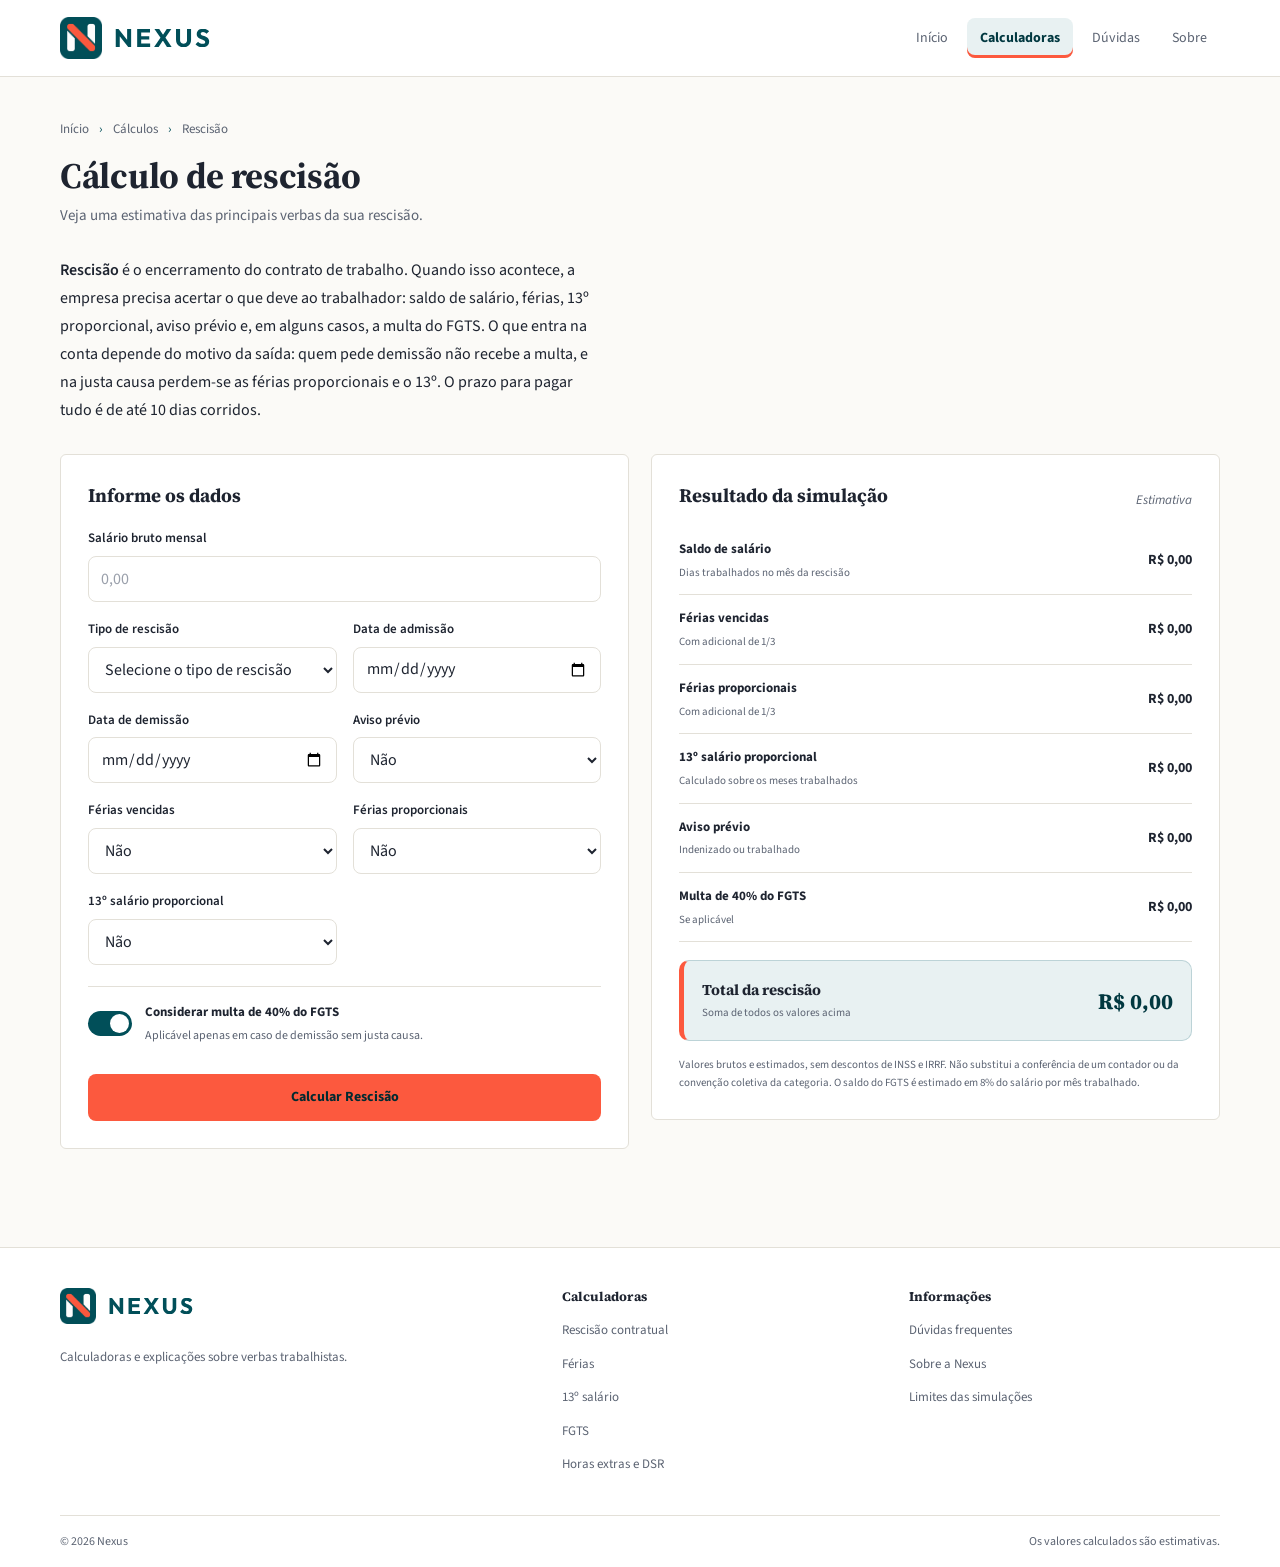
<file: pages/recisao.html>
<!DOCTYPE html>
<html lang="pt-BR">
<head>
    <meta charset="UTF-8">
    <meta name="viewport" content="width=device-width, initial-scale=1.0">
    <meta name="description" content="Estimativa das verbas de rescisão: saldo de salário, aviso prévio, férias, 13º e multa do FGTS.">
    <meta name="theme-color" content="#014F59">
    <title>Calculadora de rescisão | Nexus</title>
    <link rel="stylesheet" href="../assets/css/main.css">
    <link rel="icon" href="../assets/img/icone.png" type="image/png" sizes="192x192">
    <link rel="apple-touch-icon" href="../assets/img/apple-touch-icon.png">
</head>

<body>
    <header class="site-header">
        <div class="header-inner">
            <a class="logo" href="../index.html" aria-label="Nexus, página inicial"><img class="logo-icone" src="../assets/img/icone.png" alt="" width="42" height="42"><img class="logo-nome" src="../assets/img/nexus-nome.svg" alt="Nexus" width="96" height="18"></a>
            <nav>
                <ul class="nav-list">
                    <li><a href="../index.html">Início</a></li>
                    <li><a href="../index.html#calculadoras" aria-current="page">Calculadoras</a></li>
                    <li><a href="duvidas.html">Dúvidas</a></li>
                    <li><a href="sobre.html">Sobre</a></li>
                </ul>
            </nav>
        </div>
    </header>

    <main class="page-main">
        <section class="titulo">
            <div class="breadcrumb">Início <span>›</span> Cálculos <span>›</span> Rescisão</div>
            <div class="titulo-conteudo">
                <h1>Cálculo de rescisão</h1>
                <p>Veja uma estimativa das principais verbas da sua rescisão.</p>
            </div>
        </section>

        <section class="intro">
            <p><strong>Rescisão</strong> é o encerramento do contrato de trabalho. Quando isso acontece, a empresa precisa acertar o que deve ao trabalhador: saldo de salário, férias, 13º proporcional, aviso prévio e, em alguns casos, a multa do FGTS. O que entra na conta depende do motivo da saída: quem pede demissão não recebe a multa, e na justa causa perdem-se as férias proporcionais e o 13º. O prazo para pagar tudo é de até 10 dias corridos.</p>
        </section>

        <div class="calculadora">
            <div class="container-forms">
                <h2>Informe os dados</h2>
                <div class="campo">
                    <label for="salario">Salário bruto mensal</label>
                    <input type="number" id="salario" placeholder="0,00" min="0">
                </div>
                <div class="campo">
                    <label for="tipo-rescisao">Tipo de rescisão</label>
                    <select id="tipo-rescisao">
                        <option value="">Selecione o tipo de rescisão</option>
                        <option value="justa-causa">Demissão por justa causa</option>
                        <option value="sem-justa-causa">Demissão sem justa causa</option>
                        <option value="pedido">Pedido de demissão</option>
                        <option value="acordo">Acordo entre as partes</option>
                        <option value="termino">Término de contrato</option>
                    </select>
                </div>
                <div class="campo">
                    <label for="data-admissao">Data de admissão</label>
                    <input type="date" id="data-admissao">
                </div>
                <div class="campo">
                    <label for="data-demissao">Data de demissão</label>
                    <input type="date" id="data-demissao">
                </div>
                <div class="campo">
                    <label for="aviso-previo">Aviso prévio</label>
                    <select id="aviso-previo">
                        <option value="nao">Não</option>
                        <option value="sim">Sim</option>
                    </select>
                </div>
                <div class="campo">
                    <label for="ferias-vencidas">Férias vencidas</label>
                    <select id="ferias-vencidas">
                        <option value="nao">Não</option>
                        <option value="sim">Sim</option>
                    </select>
                </div>
                <div class="campo">
                    <label for="ferias-proporcionais">Férias proporcionais</label>
                    <select id="ferias-proporcionais">
                        <option value="nao">Não</option>
                        <option value="sim">Sim</option>
                    </select>
                </div>
                <div class="campo">
                    <label for="decimo-terceiro">13º salário proporcional</label>
                    <select id="decimo-terceiro">
                        <option value="nao">Não</option>
                        <option value="sim">Sim</option>
                    </select>
                </div>
                <div class="opcao">
                    <button class="switch ativo" type="button" aria-pressed="true" aria-label="Considerar multa do FGTS">
                        <div></div>
                    </button>
                    <div>
                        <strong>Considerar multa de 40% do FGTS</strong>
                        <small>Aplicável apenas em caso de demissão sem justa causa.</small>
                    </div>
                </div>
                <p class="erro" id="erro" role="alert"></p>
                <button class="btn-calcular" id="calcular" type="button">Calcular Rescisão</button>
            </div>

            <div class="card resultado">
                <div class="resultado-topo">
                    <h2>Resultado da simulação</h2>
                    <span class="badge">Estimativa</span>
                </div>
                <div class="resultado-item">
                    <div>
                        <strong>Saldo de salário</strong>
                        <small>Dias trabalhados no mês da rescisão</small>
                    </div>
                    <strong id="saldo-salario">R$ 0,00</strong>
                </div>
                <div class="resultado-item">
                    <div>
                        <strong>Férias vencidas</strong>
                        <small>Com adicional de 1/3</small>
                    </div>
                    <strong id="resultado-ferias-vencidas">R$ 0,00</strong>
                </div>
                <div class="resultado-item">
                    <div>
                        <strong>Férias proporcionais</strong>
                        <small>Com adicional de 1/3</small>
                    </div>
                    <strong id="resultado-ferias">R$ 0,00</strong>
                </div>
                <div class="resultado-item">
                    <div>
                        <strong>13º salário proporcional</strong>
                        <small>Calculado sobre os meses trabalhados</small>
                    </div>
                    <strong id="resultado-13">R$ 0,00</strong>
                </div>
                <div class="resultado-item">
                    <div>
                        <strong>Aviso prévio</strong>
                        <small>Indenizado ou trabalhado</small>
                    </div>
                    <strong id="resultado-aviso">R$ 0,00</strong>
                </div>
                <div class="resultado-item">
                    <div>
                        <strong>Multa de 40% do FGTS</strong>
                        <small>Se aplicável</small>
                    </div>
                    <strong id="resultado-fgts">R$ 0,00</strong>
                </div>
                <div class="total">
                    <div>
                        <strong>Total da rescisão</strong>
                        <small>Soma de todos os valores acima</small>
                    </div>
                    <strong id="total">R$ 0,00</strong>
                </div>
                <small class="nota">Valores brutos e estimados, sem descontos de INSS e IRRF. Não substitui a conferência de um contador ou da convenção coletiva da categoria. O saldo do FGTS é estimado em 8% do salário por mês trabalhado.</small>
            </div>
        </div>
    </main>

    <footer class="site-footer">
        <div class="footer-inner">
            <div class="footer-brand">
                <a class="footer-logo" href="../index.html" aria-label="Nexus, página inicial"><img class="logo-icone" src="../assets/img/icone.png" alt="" width="36" height="36"><img class="logo-nome" src="../assets/img/nexus-nome.svg" alt="Nexus" width="85" height="16"></a>
                <p>Calculadoras e explicações sobre verbas trabalhistas.</p>
            </div>
            <div>
                <h2>Calculadoras</h2>
                <ul>
                    <li><a href="recisao.html">Rescisão contratual</a></li>
                    <li><a href="ferias.html">Férias</a></li>
                    <li><a href="decimo-terceiro.html">13º salário</a></li>
                    <li><a href="fgts.html">FGTS</a></li>
                    <li><a href="horas-extras.html">Horas extras e DSR</a></li>
                </ul>
            </div>
            <div>
                <h2>Informações</h2>
                <ul>
                    <li><a href="duvidas.html">Dúvidas frequentes</a></li>
                    <li><a href="sobre.html">Sobre a Nexus</a></li>
                    <li><a href="sobre.html#seguranca">Limites das simulações</a></li>
                </ul>
            </div>
        </div>
        <div class="footer-bottom">
            <span>© 2026 Nexus</span>
            <span>Os valores calculados são estimativas.</span>
        </div>
    </footer>

    <script src="../assets/js/utils.js"></script>
    <script src="../assets/js/recisao.js"></script>
</body>
</html>
</file>
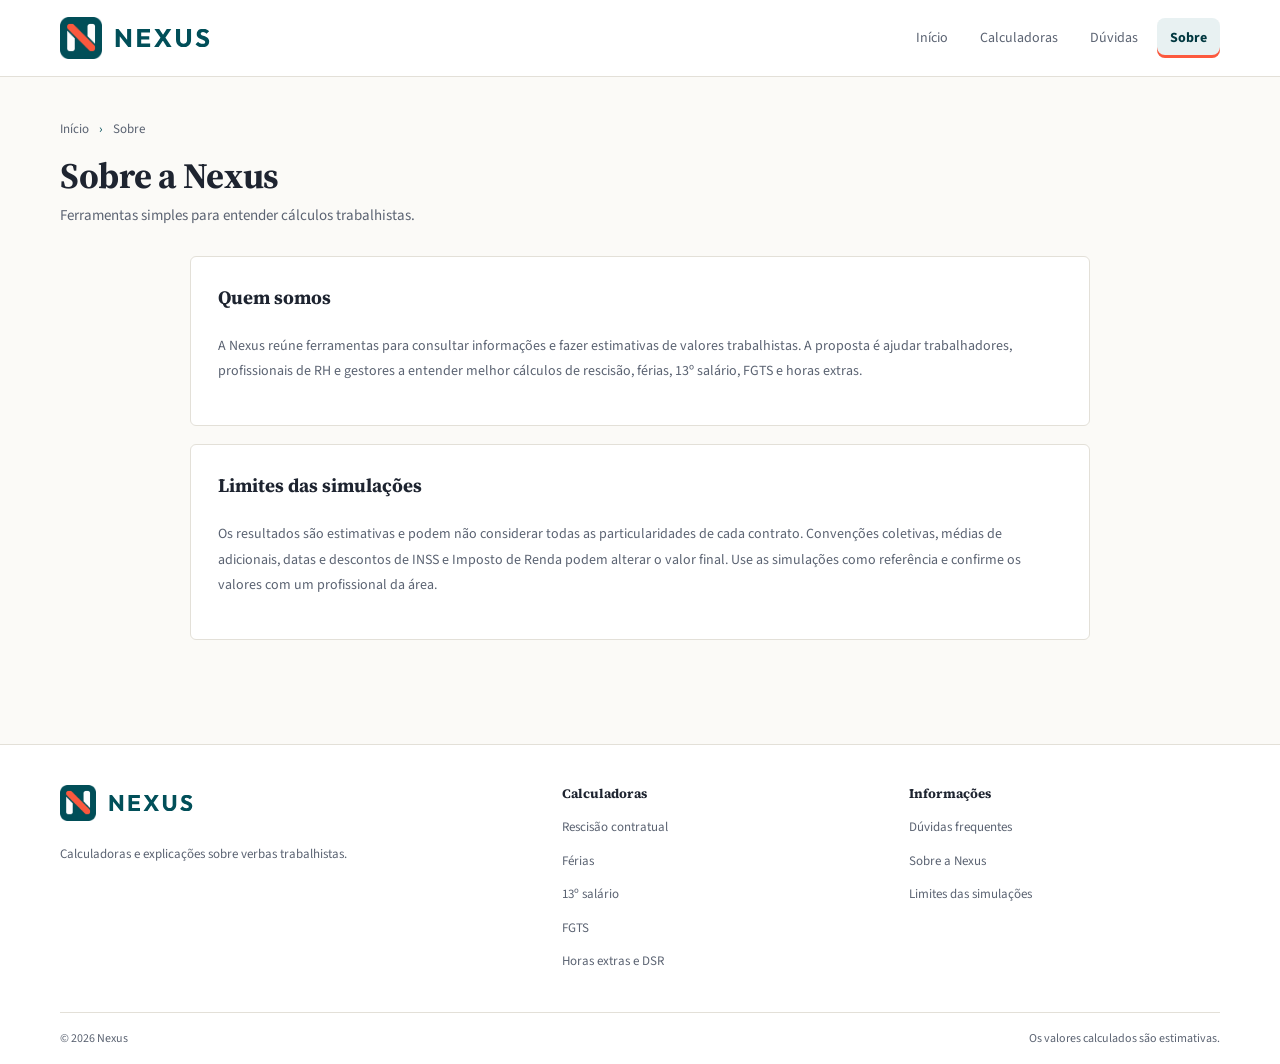
<file: pages/sobre.html>
<!DOCTYPE html>
<html lang="pt-BR">
<head>
    <meta charset="UTF-8">
    <meta name="viewport" content="width=device-width, initial-scale=1.0">
    <meta name="description" content="Conheça a Nexus e os limites das estimativas feitas pelo site.">
    <meta name="theme-color" content="#014F59">
    <title>Sobre a Nexus</title>
    <link rel="stylesheet" href="../assets/css/main.css">
    <link rel="icon" href="../assets/img/icone.png" type="image/png" sizes="192x192">
    <link rel="apple-touch-icon" href="../assets/img/apple-touch-icon.png">
</head>

<body>
    <header class="site-header">
        <div class="header-inner">
            <a class="logo" href="../index.html" aria-label="Nexus, página inicial"><img class="logo-icone" src="../assets/img/icone.png" alt="" width="42" height="42"><img class="logo-nome" src="../assets/img/nexus-nome.svg" alt="Nexus" width="96" height="18"></a>
            <nav>
                <ul class="nav-list">
                    <li><a href="../index.html">Início</a></li>
                    <li><a href="../index.html#calculadoras">Calculadoras</a></li>
                    <li><a href="duvidas.html">Dúvidas</a></li>
                    <li><a href="sobre.html" aria-current="page">Sobre</a></li>
                </ul>
            </nav>
        </div>
    </header>

    <main class="page-main">
        <section class="titulo">
            <div class="breadcrumb">Início <span>›</span> Sobre</div>
            <div class="titulo-conteudo">
                <h1>Sobre a Nexus</h1>
                <p>Ferramentas simples para entender cálculos trabalhistas.</p>
            </div>
        </section>

        <div class="pagina">
            <div class="card resultado">
                <div class="resultado-topo">
                    <h2>Quem somos</h2>
                </div>
                <p>A Nexus reúne ferramentas para consultar informações e fazer estimativas de valores trabalhistas. A proposta é ajudar trabalhadores, profissionais de RH e gestores a entender melhor cálculos de rescisão, férias, 13º salário, FGTS e horas extras.</p>
            </div>

            <div class="card resultado" id="seguranca">
                <div class="resultado-topo">
                    <h2>Limites das simulações</h2>
                </div>
                <p>Os resultados são estimativas e podem não considerar todas as particularidades de cada contrato. Convenções coletivas, médias de adicionais, datas e descontos de INSS e Imposto de Renda podem alterar o valor final. Use as simulações como referência e confirme os valores com um profissional da área.</p>
            </div>
        </div>
    </main>

    <footer class="site-footer">
        <div class="footer-inner">
            <div class="footer-brand">
                <a class="footer-logo" href="../index.html" aria-label="Nexus, página inicial"><img class="logo-icone" src="../assets/img/icone.png" alt="" width="36" height="36"><img class="logo-nome" src="../assets/img/nexus-nome.svg" alt="Nexus" width="85" height="16"></a>
                <p>Calculadoras e explicações sobre verbas trabalhistas.</p>
            </div>
            <div>
                <h2>Calculadoras</h2>
                <ul>
                    <li><a href="recisao.html">Rescisão contratual</a></li>
                    <li><a href="ferias.html">Férias</a></li>
                    <li><a href="decimo-terceiro.html">13º salário</a></li>
                    <li><a href="fgts.html">FGTS</a></li>
                    <li><a href="horas-extras.html">Horas extras e DSR</a></li>
                </ul>
            </div>
            <div>
                <h2>Informações</h2>
                <ul>
                    <li><a href="duvidas.html">Dúvidas frequentes</a></li>
                    <li><a href="sobre.html">Sobre a Nexus</a></li>
                    <li><a href="sobre.html#seguranca">Limites das simulações</a></li>
                </ul>
            </div>
        </div>
        <div class="footer-bottom">
            <span>© 2026 Nexus</span>
            <span>Os valores calculados são estimativas.</span>
        </div>
    </footer>

    <script src="../assets/js/utils.js"></script>
</body>
</html>
</file>
<file: assets/css/main.css>
@import url('https://fonts.googleapis.com/css2?family=Source+Sans+3:wght@400;500;600;700&family=Source+Serif+4:wght@500;600;700&display=swap');

:root {
    --brand: #014F59;
    --brand-dark: #013840;
    --accent: #FC593E;
    --accent-hover: #FF745C;
    --accent-soft: #FFE8E2;
    --on-accent: #012A30;
    --soft: #E8F1F2;
    --bg: #FBFAF7;
    --surface: #FFFFFF;
    --text: #1E2430;
    --muted: #5B6372;
    --border: #E3E0D8;
    --radius: 6px;
}

* {
    box-sizing: border-box;
}

html {
    scroll-behavior: smooth;
}

body {
    margin: 0;
    min-height: 100vh;
    background: var(--bg);
    color: var(--text);
    font-family: 'Source Sans 3', system-ui, sans-serif;
    line-height: 1.6;
}

a {
    color: inherit;
}

button,
input,
select {
    font: inherit;
}

.site-header {
    background: var(--surface);
    border-bottom: 1px solid var(--border);
}

.header-inner {
    width: min(92%, 1160px);
    min-height: 76px;
    margin: auto;
    display: flex;
    align-items: center;
    justify-content: space-between;
    gap: 24px;
}

.logo,
.footer-logo {
    display: inline-flex;
    align-items: center;
    gap: 12px;
    text-decoration: none;
}

.logo img,
.footer-logo img {
    display: block;
    width: auto;
}

.logo .logo-icone {
    height: 42px;
}

.logo .logo-nome {
    height: 18px;
}

.footer-logo .logo-icone {
    height: 36px;
}

.footer-logo .logo-nome {
    height: 16px;
}

.nav-list {
    display: flex;
    gap: 6px;
    list-style: none;
    margin: 0;
    padding: 0;
}

.nav-list a {
    display: block;
    padding: 9px 13px;
    border-radius: 8px;
    color: var(--muted);
    text-decoration: none;
    font-size: 14px;
}

.nav-list a:hover {
    background: var(--soft);
    color: var(--brand-dark);
}

.nav-list a[aria-current="page"] {
    background: var(--soft);
    color: var(--brand-dark);
    font-weight: 700;
    box-shadow: inset 0 -3px 0 var(--accent);
}

.page-main {
    padding-bottom: 54px;
}

.titulo,
.calculadora,
.pagina {
    width: min(92%, 1160px);
    margin-inline: auto;
}

.titulo {
    padding: 42px 0 28px;
}

.breadcrumb {
    font-size: 13px;
    color: var(--muted);
    margin-bottom: 14px;
}

.breadcrumb span {
    padding: 0 7px;
    color: var(--brand);
}

.titulo-conteudo h1 {
    font: 700 clamp(27px, 4vw, 36px)/1.2 'Source Serif 4', Georgia, serif;
    letter-spacing: -0.3px;
    margin: 0 0 7px;
}

.titulo p {
    margin: 0;
    color: var(--muted);
    font-size: 15px;
}

.intro {
    width: min(92%, 1160px);
    margin: 0 auto 30px;
}

.intro p {
    max-width: 68ch;
    margin: 0;
    font-size: 16px;
    line-height: 1.75;
}

.intro strong {
    font-weight: 600;
}

.calculadora {
    display: grid;
    grid-template-columns: minmax(0, 1fr) minmax(0, 1fr);
    align-items: start;
    gap: 22px;
    margin-bottom: 24px;
}

.container-forms,
.card.resultado {
    min-width: 0;
    padding: 27px;
    border: 1px solid var(--border);
    border-radius: var(--radius);
    background: var(--surface);
}

.container-forms {
    display: grid;
    grid-template-columns: repeat(2, minmax(0, 1fr));
    gap: 0 16px;
}

.container-forms h2,
.container-forms > .campo:first-of-type,
.opcao,
.erro,
.btn-calcular {
    grid-column: 1 / -1;
}

.container-forms h2,
.resultado-topo h2 {
    font: 700 19px 'Source Serif 4', Georgia, serif;
    margin: 0 0 20px;
}

.campo {
    min-width: 0;
    margin-bottom: 17px;
}

.campo label {
    display: block;
    margin-bottom: 7px;
    font-size: 13px;
    font-weight: 600;
    color: var(--text);
}

.campo input,
.campo select {
    width: 100%;
    height: 46px;
    padding: 0 12px;
    border: 1px solid var(--border);
    border-radius: 8px;
    background: #fff;
    color: var(--text);
    outline: none;
}

.campo input::placeholder {
    color: #9aa0ab;
}

.campo input:focus,
.campo select:focus {
    border-color: var(--brand);
    box-shadow: 0 0 0 3px rgba(1, 79, 89, 0.15);
}

.campo select {
    cursor: pointer;
}

.opcao {
    display: flex;
    align-items: center;
    gap: 13px;
    padding: 15px 0;
    margin: 4px 0 14px;
    border-top: 1px solid var(--border);
}

.opcao strong {
    display: block;
    font-size: 13px;
    margin-bottom: 3px;
}

.opcao small {
    display: block;
    color: var(--muted);
    font-size: 12px;
}

.switch {
    width: 44px;
    height: 25px;
    padding: 3px;
    flex: 0 0 auto;
    border: 0;
    border-radius: 30px;
    background: #a9afba;
    cursor: pointer;
}

.switch div {
    width: 19px;
    height: 19px;
    border-radius: 50%;
    background: white;
    transition: transform 0.18s;
}

.switch.ativo {
    background: var(--brand);
}

.switch.ativo div {
    transform: translateX(19px);
}

.btn-calcular {
    min-height: 47px;
    border: 0;
    border-radius: 8px;
    background: var(--accent);
    color: var(--on-accent);
    font-weight: 700;
    font-size: 14px;
    cursor: pointer;
}

.btn-calcular:hover {
    background: var(--accent-hover);
}

.btn-calcular:focus-visible,
a:focus-visible,
.switch:focus-visible {
    outline: 3px solid rgba(1, 79, 89, 0.4);
    outline-offset: 3px;
}

.resultado-topo {
    display: flex;
    align-items: center;
    justify-content: space-between;
    gap: 12px;
    margin-bottom: 8px;
}

.resultado-topo h2 {
    margin-bottom: 10px;
}

.badge {
    color: var(--muted);
    font-size: 13px;
    font-style: italic;
}

.resultado-item {
    min-height: 64px;
    display: flex;
    align-items: center;
    justify-content: space-between;
    gap: 18px;
    padding: 13px 0;
    border-bottom: 1px solid var(--border);
}

.resultado-item div,
.total div {
    display: flex;
    flex-direction: column;
    gap: 4px;
}

.resultado-item strong {
    font-size: 13px;
}

.resultado-item small,
.total small {
    color: var(--muted);
    font-size: 11px;
}

.resultado-item > strong {
    white-space: nowrap;
    font-size: 14px;
}

.total {
    display: flex;
    align-items: center;
    justify-content: space-between;
    gap: 18px;
    margin-top: 18px;
    padding: 18px;
    border: 1px solid #BCD3D7;
    border-left: 5px solid var(--accent);
    border-radius: 10px;
    background: var(--soft);
}

.total div strong {
    font: 700 15px 'Source Serif 4', Georgia, serif;
}

.total > strong {
    color: var(--brand-dark);
    font: 800 22px 'Source Serif 4', Georgia, serif;
    white-space: nowrap;
}

.erro {
    margin: 0 0 12px;
    color: #a33131;
    font-size: 13px;
}

.erro:empty {
    display: none;
}

.nota {
    display: block;
    margin-top: 15px;
    color: var(--muted);
    font-size: 11px;
    line-height: 1.65;
}

.pagina {
    max-width: 900px;
    display: grid;
    gap: 18px;
    margin-bottom: 30px;
}

.card:target {
    border-color: var(--accent);
    box-shadow: 0 0 0 4px var(--accent-soft);
}

.pagina .card {
    scroll-margin-top: 24px;
}

.pagina .card p,
.card.resultado > p {
    color: var(--muted);
    font-size: 14px;
    line-height: 1.8;
}

details {
    border-bottom: 1px solid var(--border);
}

details:last-child {
    border-bottom: 0;
}

summary {
    padding: 16px 0;
    color: var(--text);
    cursor: pointer;
    font-size: 14px;
    font-weight: 600;
}

summary:hover {
    color: var(--brand-dark);
}

details p {
    padding: 0 0 16px;
    margin: 0;
    color: var(--muted);
    font-size: 13px;
    line-height: 1.75;
}

.site-footer {
    margin-top: 20px;
    background: #fff;
    border-top: 1px solid var(--border);
}

.footer-inner {
    width: min(92%, 1160px);
    margin: auto;
    padding: 40px 0 30px;
    display: grid;
    grid-template-columns: 1.5fr 1fr 1fr;
    gap: 36px;
}

.footer-brand p {
    max-width: 300px;
    color: var(--muted);
    font-size: 13px;
    line-height: 1.7;
}

.footer-inner h2 {
    font: 700 13px 'Source Serif 4', Georgia, serif;
    margin: 0 0 12px;
}

.footer-inner ul {
    list-style: none;
    margin: 0;
    padding: 0;
}

.footer-inner li {
    margin: 0 0 8px;
}

.footer-inner li a {
    color: var(--muted);
    text-decoration: none;
    font-size: 13px;
}

.footer-inner li a:hover {
    color: var(--brand-dark);
}

.footer-bottom {
    width: min(92%, 1160px);
    margin: auto;
    padding: 16px 0;
    border-top: 1px solid var(--border);
    display: flex;
    justify-content: space-between;
    gap: 15px;
    color: var(--muted);
    font-size: 12px;
}

.hero {
    width: min(92%, 1160px);
    margin: auto;
    padding: clamp(65px, 9vw, 112px) 0 82px;
    display: grid;
    grid-template-columns: minmax(0, 1fr) auto;
    align-items: center;
    gap: 48px;
}

.hero-art {
    width: clamp(220px, 28vw, 320px);
    height: auto;
}

.hero h1 {
    max-width: 760px;
    margin: 0;
    font: 600 clamp(34px, 5.5vw, 54px)/1.15 'Source Serif 4', Georgia, serif;
    letter-spacing: -0.8px;
}

.hero-text {
    max-width: 610px;
    margin: 22px 0 28px;
    color: var(--muted);
    font-size: 17px;
    line-height: 1.7;
}

.hero-button {
    display: inline-flex;
    align-items: center;
    min-height: 48px;
    padding: 0 22px;
    border-radius: 8px;
    background: var(--accent);
    color: var(--on-accent);
    text-decoration: none;
    font-size: 14px;
    font-weight: 700;
}

.hero-button:hover {
    background: var(--accent-hover);
}

.services-section {
    padding: 66px 4% 76px;
    background: #fff;
    border-block: 1px solid var(--border);
}

.section-heading,
.ferramentas {
    width: min(100%, 1160px);
    margin-inline: auto;
}

.section-heading {
    margin-bottom: 28px;
}

.section-heading h2,
.notice h2 {
    font: 700 clamp(24px, 4vw, 32px) 'Source Serif 4', Georgia, serif;
    letter-spacing: -0.7px;
    margin: 0 0 8px;
}

.section-heading > p:last-child {
    margin: 0;
    color: var(--muted);
    font-size: 14px;
}

.ferramentas {
    list-style: none;
    margin-block: 0;
    padding: 0;
}

.ferramentas li {
    border-top: 1px solid var(--border);
}

.ferramentas li:last-child {
    border-bottom: 1px solid var(--border);
}

.ferramentas a {
    display: grid;
    grid-template-columns: 48px 200px 1fr;
    align-items: center;
    gap: 6px 24px;
    padding: 18px 4px;
    text-decoration: none;
}

.ferramentas .icone {
    width: 48px;
    height: 48px;
    display: grid;
    place-items: center;
    border-radius: 12px;
    background: var(--accent-soft);
    color: var(--brand-dark);
    transition: background 0.15s;
}

.ferramentas .icone svg {
    width: 26px;
    height: 26px;
    fill: none;
    stroke: currentColor;
    stroke-width: 1.8;
    stroke-linecap: round;
    stroke-linejoin: round;
}

.ferramentas a:hover .icone {
    background: var(--accent);
}

.ferramentas a:hover {
    background: var(--bg);
}

.ferramentas h3 {
    margin: 0;
    font: 600 19px 'Source Serif 4', Georgia, serif;
}

.ferramentas p {
    margin: 0;
    color: var(--muted);
    font-size: 15px;
}

.notice {
    width: min(92%, 1160px);
    margin: 58px auto;
    padding: 22px 0 0;
    border-top: 1px solid var(--border);
}

.notice h2 {
    font-size: 19px;
}

.notice p {
    max-width: 64ch;
    margin: 0;
    color: var(--muted);
    font-size: 14px;
    line-height: 1.8;
}

@media (max-width: 850px) {
    .calculadora {
        grid-template-columns: 1fr;
    }

    .footer-inner {
        grid-template-columns: repeat(2, minmax(0, 1fr));
    }
}

@media (max-width: 700px) {
    .ferramentas a {
        grid-template-columns: 48px 1fr;
        align-items: start;
        gap: 2px 16px;
    }

    .ferramentas .icone {
        grid-row: span 2;
    }

    .hero {
        grid-template-columns: 1fr;
        gap: 32px;
    }

    .hero-art {
        width: 190px;
    }
}

@media (max-width: 560px) {
    .header-inner {
        min-height: unset;
        padding: 14px 0;
        flex-direction: column;
        gap: 8px;
    }

    .nav-list {
        flex-wrap: wrap;
        justify-content: center;
    }

    .nav-list a {
        padding: 8px 10px;
        font-size: 13px;
    }

    .titulo {
        padding-top: 30px;
    }

    .titulo p {
        font-size: 14px;
    }

    .container-forms,
    .card.resultado {
        padding: 20px;
    }

    .container-forms {
        grid-template-columns: 1fr;
    }

    .container-forms h2,
    .container-forms > .campo:first-of-type,
    .opcao,
    .erro,
    .btn-calcular {
        grid-column: 1;
    }

    .resultado-topo {
        align-items: flex-start;
        flex-direction: column;
    }

    .total {
        align-items: flex-start;
        flex-direction: column;
    }

    .total > strong {
        font-size: 21px;
    }

    .footer-inner {
        grid-template-columns: 1fr;
        gap: 22px;
        padding: 32px 0 24px;
    }

    .footer-bottom {
        flex-direction: column;
    }

    .services-section {
        padding: 52px 4% 58px;
    }

    .hero {
        padding: 62px 0 68px;
    }

    .hero h1 {
        letter-spacing: -0.5px;
    }

    .hero-text {
        font-size: 15px;
    }
}
</file>
